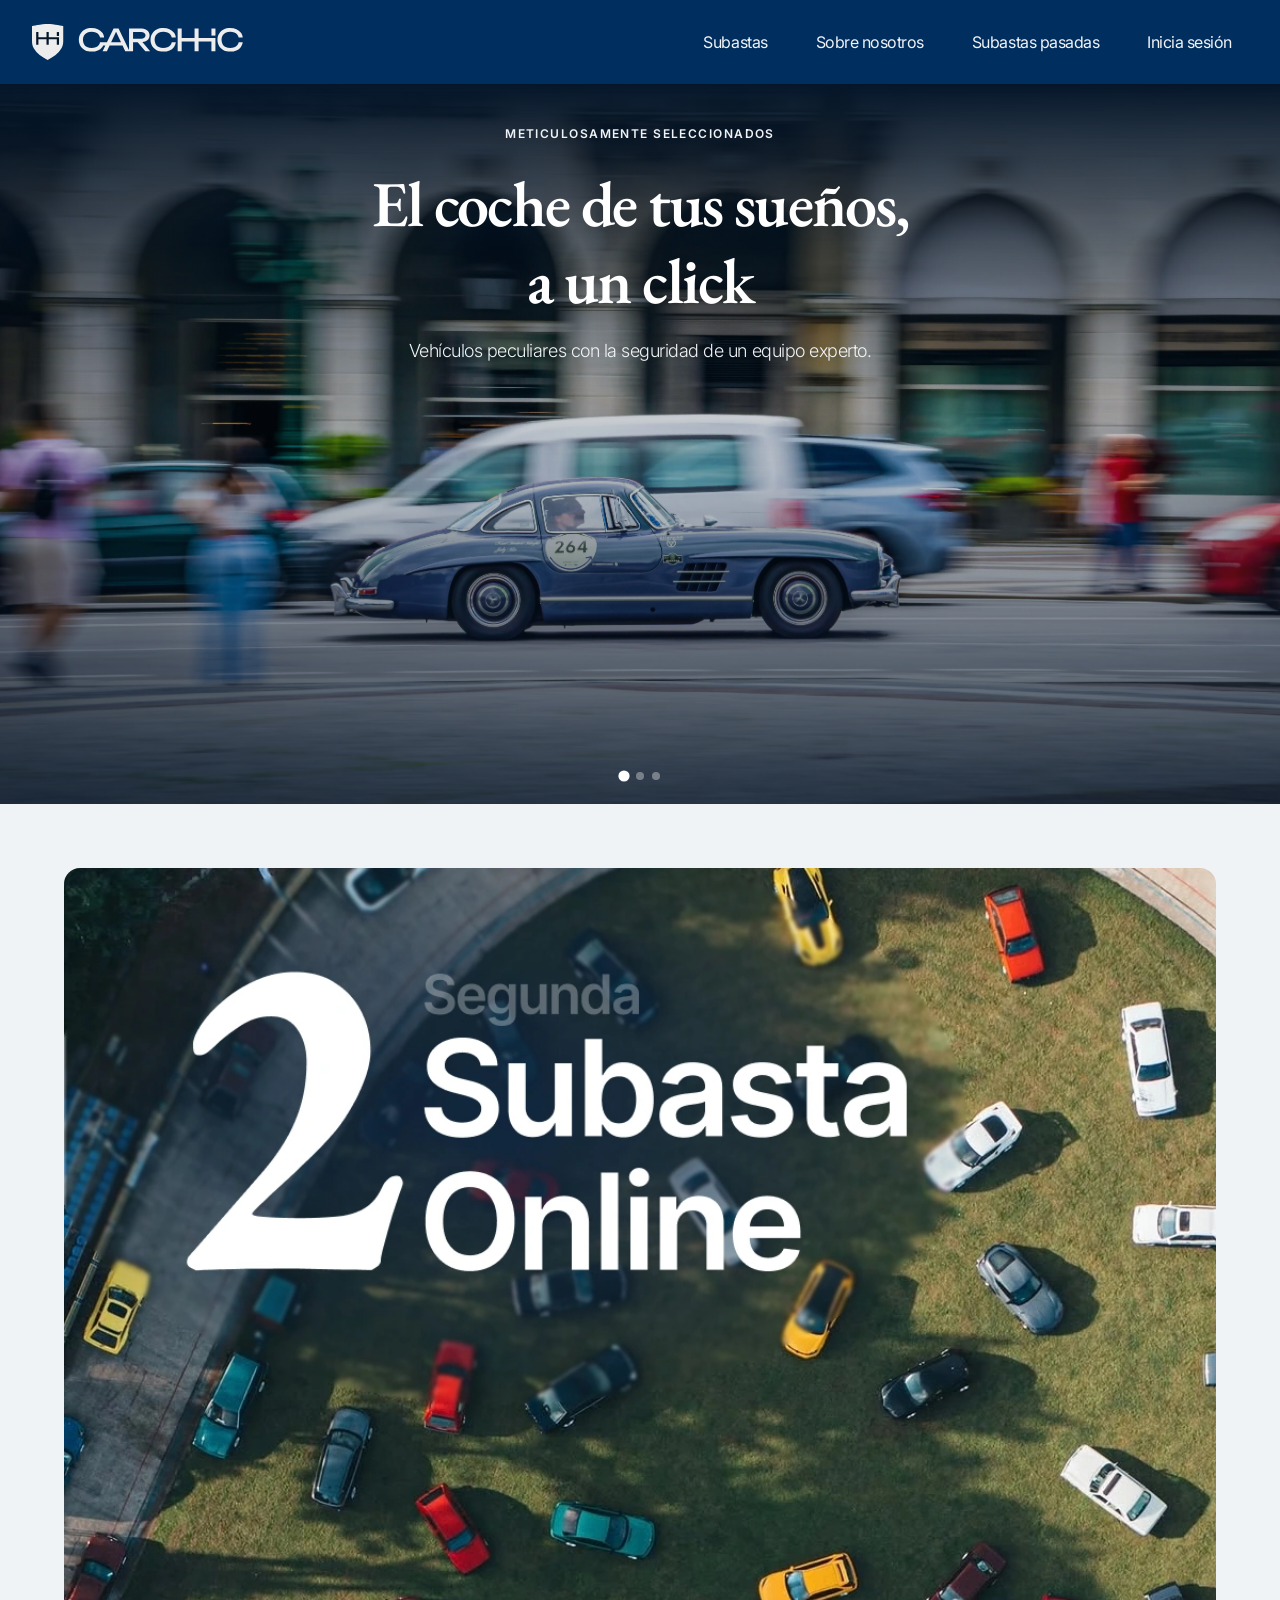
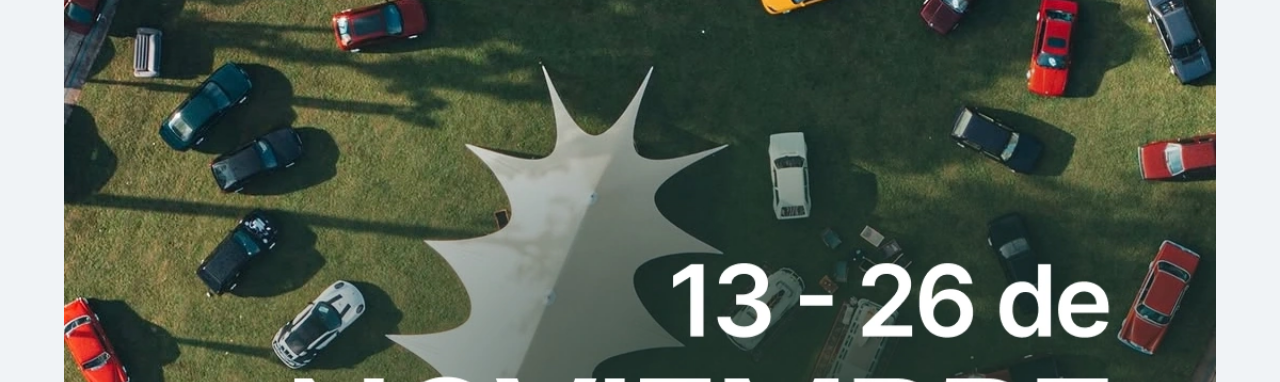
<file: index.html>
<!DOCTYPE html>
<html lang="es">
<head>
  <meta charset="UTF-8">
  <meta name="viewport" content="width=device-width, initial-scale=1.0">
  <title>Carchic — Subastas de Vehículos</title>
  <meta name="description" content="Plataforma de subastas de vehículos peculiares.">
  <link rel="icon" href="img/favicon-dark.ico" media="(prefers-color-scheme: light)">
  <link rel="icon" href="img/favicon-light.ico" media="(prefers-color-scheme: dark)">

  <!-- BidJS Config -->
  <script>
    window.bidjs = {
      config: {
        clientId: 'carchic',
        region: 'eu-central-1',
        server: 'brighton',
        googleMapsApiKey: ''
      },
      options: {
        allowTitleChange: true,
        allowMetaDescriptionChange: true,
        disableBranding: true
      }
    }
  </script>

  <!-- BidJS CSS (incluye Bootstrap 3) — síncrono para garantizar el orden de cascada -->
  <link rel="stylesheet" href="https://static.bidjs.com/5/bootstrap3/css/bidjs--full.min.css">

  <!-- BidJS JS -->
  <script defer src="https://static.bidjs.com/5/bootstrap3/js/bidjs.min.js"></script>

  <!-- CSS propio — siempre después de BidJS para que nuestros overrides ganen -->
  <link rel="stylesheet" href="css/reset.css">
  <link rel="stylesheet" href="css/styles.css">
</head>
<body>

  <div class="menu-carchic-desktop">
  <a class="logo-carchic" href="index.html">
    <svg viewBox="0 0 1259 215" fill="none" xmlns="http://www.w3.org/2000/svg"><path d="M858.88 108.853C857.668 119.92 853.728 129.724 847.06 138.265C840.513 146.685 831.905 153.241 821.237 157.933C810.568 162.624 798.384 164.97 784.684 164.97C769.409 164.97 756.013 162.023 744.495 156.128C732.978 150.234 724.007 142.054 717.581 131.588C711.156 121.003 707.943 108.733 707.943 94.7786C707.943 80.8246 711.156 68.6148 717.581 58.1493C724.007 47.5634 732.978 39.3233 744.495 33.429C756.013 27.5346 769.409 24.5874 784.684 24.5874C798.384 24.5874 810.568 26.9331 821.237 31.6246C831.905 36.316 840.513 42.872 847.06 51.2925C853.728 59.7131 857.668 69.517 858.88 80.7043H834.694C833.36 73.4867 830.45 67.2916 825.965 62.1189C821.6 56.9463 815.902 52.9766 808.871 50.2099C801.839 47.3229 793.716 45.8793 784.503 45.8793C773.834 45.8793 764.56 47.8642 756.679 51.8339C748.92 55.8035 742.919 61.4573 738.676 68.7952C734.433 76.1331 732.311 84.7942 732.311 94.7786C732.311 104.763 734.433 113.424 738.676 120.762C742.919 128.1 748.92 133.754 756.679 137.723C764.56 141.693 773.834 143.678 784.503 143.678C793.716 143.678 801.839 142.294 808.871 139.528C815.902 136.761 821.6 132.791 825.965 127.619C830.45 122.326 833.36 116.071 834.694 108.853H858.88Z" fill="#EDEDED"/><path d="M1258.54 108.853C1257.33 119.92 1253.39 129.724 1246.72 138.265C1240.18 146.685 1231.57 153.241 1220.9 157.933C1210.23 162.624 1198.05 164.97 1184.35 164.97C1169.07 164.97 1155.68 162.023 1144.16 156.128C1132.64 150.234 1123.67 142.054 1117.24 131.588C1110.82 121.003 1107.61 108.733 1107.61 94.7786C1107.61 80.8246 1110.82 68.6148 1117.24 58.1493C1123.67 47.5634 1132.64 39.3233 1144.16 33.429C1155.68 27.5346 1169.07 24.5874 1184.35 24.5874C1198.05 24.5874 1210.23 26.9331 1220.9 31.6246C1231.57 36.316 1240.18 42.872 1246.72 51.2925C1253.39 59.7131 1257.33 69.517 1258.54 80.7043H1234.36C1233.02 73.4867 1230.11 67.2916 1225.63 62.1189C1221.26 56.9463 1215.56 52.9766 1208.53 50.2099C1201.5 47.3229 1193.38 45.8793 1184.17 45.8793C1173.5 45.8793 1164.22 47.8642 1156.34 51.8339C1148.58 55.8035 1142.58 61.4573 1138.34 68.7952C1134.1 76.1331 1131.97 84.7942 1131.97 94.7786C1131.97 104.763 1134.1 113.424 1138.34 120.762C1142.58 128.1 1148.58 133.754 1156.34 137.723C1164.22 141.693 1173.5 143.678 1184.17 143.678C1193.38 143.678 1201.5 142.294 1208.53 139.528C1215.56 136.761 1221.26 132.791 1225.63 127.619C1230.11 122.326 1233.02 116.071 1234.36 108.853H1258.54Z" fill="#EDEDED"/><path d="M985.422 83.7717L1095.67 83.6093L1095.47 162.617H1071.55L1071.6 104.727H985.422V83.7717Z" fill="#EDEDED"/><path d="M1071.67 27.1917H1095.67V69.2165H1071.67V27.1917Z" fill="#EDEDED"/><path fill-rule="evenodd" clip-rule="evenodd" d="M631.052 108.312H603.617V162.444H582.559H579.612H556.918L540.689 127.971H463.491L447.262 162.444H421.621L438.297 127.971H425.33C423.583 131.585 421.442 135.016 418.906 138.265C412.359 146.685 403.751 153.241 393.083 157.933C382.414 162.624 370.23 164.97 356.53 164.97C341.255 164.97 327.859 162.023 316.341 156.128C304.824 150.234 295.853 142.054 289.427 131.588C283.002 121.003 279.789 108.733 279.789 94.7786C279.789 80.8245 283.002 68.6148 289.427 58.1493C295.853 47.5634 304.824 39.3233 316.341 33.429C327.859 27.5346 341.255 24.5874 356.53 24.5874C370.23 24.5874 382.414 26.9331 393.083 31.6246C403.751 36.316 412.359 42.872 418.906 51.2925C425.574 59.7131 429.514 69.517 430.726 80.7043H406.54C405.206 73.4867 402.297 67.2915 397.811 62.1189C393.446 56.9463 387.748 52.9766 380.717 50.2099C373.685 47.3229 365.562 45.8793 356.349 45.8793C345.68 45.8793 336.406 47.8642 328.525 51.8339C320.766 55.8035 314.765 61.4573 310.522 68.7952C306.279 76.1331 304.157 84.7942 304.157 94.7786C304.157 104.763 306.279 113.424 310.522 120.762C314.765 128.1 320.766 133.754 328.525 137.723C336.406 141.693 345.68 143.678 356.349 143.678C365.562 143.678 373.685 142.294 380.717 139.528C387.748 136.761 393.446 132.791 397.811 127.619C402.297 122.326 405.206 116.071 406.54 108.853H430.726H447.545L487.087 27.1136H517.093L579.612 156.352V27.1136H653.99C663.567 27.1136 671.933 28.8578 679.085 32.3463C686.359 35.7145 691.997 40.4661 695.998 46.6011C700.12 52.6158 702.181 59.7131 702.181 67.893C702.181 75.8324 700.12 82.8695 695.998 89.0045C691.997 95.0192 686.359 99.7708 679.085 103.259C673.253 106.006 666.615 107.632 659.171 108.139L705.636 162.444H676.903L631.052 108.312ZM531.688 108.853L502.09 45.9853L472.492 108.853H531.688ZM670.72 82.6891C666.113 86.2979 659.809 88.1023 651.808 88.1023H603.617V47.6837H651.808C659.809 47.6837 666.113 49.4881 670.72 53.0969C675.448 56.5854 677.812 61.5175 677.812 67.893C677.812 74.1483 675.448 79.0803 670.72 82.6891Z" fill="#EDEDED"/><path d="M869.993 27.1136H893.997V83.7717H970.922V27.1136H994.927V162.444H970.922V104.703H893.997V162.444H869.993V27.1136Z" fill="#EDEDED"/><path d="M0 12.0893C0 12.0893 56.5388 0 93.2648 0C129.991 0 186.53 12.0893 186.53 12.0893V100.982C186.53 116.154 183.946 131.465 176.107 144.455C156.675 176.658 128.97 195.414 93.2648 215C57.5595 195.414 29.8546 176.658 10.4226 144.455C2.58408 131.465 0 116.154 0 100.982V12.0893Z" fill="#EDEDED"/><path d="M94.5685 79.5761L161.479 79.4858L161.365 123.371H148.07L148.101 91.2158H94.5685V79.5761Z" fill="#051629"/><path d="M148.137 48.1484H161.479V71.4913H148.137V48.1484Z" fill="#051629"/><path d="M25 48.105H38.3427V79.5761H86.6597V48.105H100.003V123.275H86.6597V91.2023H38.3427V123.275H25V48.105Z" fill="#051629"/></svg>
  </a>
  <button class="carchic-menu-toggle" aria-label="Abrir menú">
    <span></span>
    <span></span>
    <span></span>
  </button>
  <div class="menu-links-carchic">
    <a href="index.html" class="menu-link-carchic">Subastas</a>
    <a href="about.html" class="menu-link-carchic">Sobre nosotros</a>
    <a href="index.html#!/auctionsArchived" class="menu-link-carchic">Subastas pasadas</a>
    <a href="index.html#!/highBids" class="menu-link-carchic x-bidlogix--authenticated-show hidden">Mis pujas ganadas</a>
    <a href="index.html#!/login" class="menu-link-carchic x-bidlogix--authenticated-hide">Inicia sesión</a>
    <a href="index.html#!/account" class="menu-link-carchic carchic-user-nav-link x-bidlogix--authenticated-show hidden">
      <svg width="16" height="16" viewBox="0 0 16 16" fill="none" xmlns="http://www.w3.org/2000/svg" aria-hidden="true"><circle cx="8" cy="5.5" r="2.5" fill="currentColor"/><path d="M2.5 14.5c0-3.038 2.462-5.5 5.5-5.5s5.5 2.462 5.5 5.5" stroke="currentColor" stroke-width="1.5" stroke-linecap="round" fill="none"/></svg>
      <span class="x-bidlogix--templated-user"></span>
    </a>
  </div>
  </div>

  <!-- Hero carousel — visible en la página principal -->
  <section class="carchic-hero-carousel">
    <div class="carchic-carousel-track-wrapper">
      <div class="carchic-carousel-track">
        <div class="carchic-carousel-slide">
          <img src="img/hero3.webp" alt="Vehículo en subasta">
        </div>
        <div class="carchic-carousel-slide">
          <img src="img/hero2.webp" alt="Vehículo en subasta">
        </div>
        <div class="carchic-carousel-slide">
          <img src="img/hero1.webp" alt="Vehículo en subasta">
        </div>
      </div>
      <div class="carchic-carousel-content">
        <p class="carchic-label-caps">Meticulosamente seleccionados</p>
        <h1 class="carchic-carousel-title">El coche de tus sueños,<br>a un click</h1>
        <p class="carchic-carousel-subtitle">Vehículos peculiares con la seguridad de un equipo experto.</p>
      </div>
      <div class="carchic-carousel-dots">
        <button class="carchic-carousel-dot is-active" aria-label="Slide 1"></button>
        <button class="carchic-carousel-dot" aria-label="Slide 2"></button>
        <button class="carchic-carousel-dot" aria-label="Slide 3"></button>
      </div>
    </div>

    <!-- Banner de próxima subasta — dentro del hero para mostrarse solo en inicio -->
    <picture class="carchic-auction-banner">
      <source media="(max-width: 768px)" srcset="img/banner-subasta2-mobile.webp" width="1080" height="1350">
      <img src="img/banner-subasta2-desktop.webp" width="2400" height="750" loading="lazy" alt="Segunda subasta online de vehículos peculiares: del 13 al 26 de noviembre">
    </picture>
    <div class="carchic-auction-banner-text">
      <p class="carchic-auction-banner-lead">Muy pronto, más información. <span><a href="index.html#!/account">Regístrate</a> para estar preparado</span></p>
      <p class="carchic-auction-banner-note">La lista oficial se publicará por orden de lote</p>
    </div>
  </section>

  <!-- Hero de login — visible solo en #!/login, controlado por JS -->
  <div id="carchic-login-hero" class="carchic-login-hero" hidden>
    <div class="carchic-login-hero-inner">
      <p class="carchic-label-caps">Tu próximo vehículo te espera</p>
      <h1 class="carchic-login-hero-title">Entra y encuentra<br>el coche de tus sueños</h1>
    </div>
  </div>

  <!-- Modal de BidJS (obligatorio) -->
  <div class="bidlogix-app bidjs-app padding-widget-carchic">
    <div id="bidlogix-modal"></div>
  </div>


  <!-- Aviso de registro — visible solo en #!/login y #!/register, controlado por JS.
       Temporal: los emails de confirmación de BidJS llegan a spam. -->
  <section id="carchic-register-notice" class="container carchic-register-notice" hidden>
    <p class="carchic-label-caps">Importante antes de registrarte</p>
    <h2 class="carchic-register-notice-title">Crea tu cuenta en 3 pasos</h2>
    <ol class="carchic-register-steps">
      <li class="carchic-register-step">
        
        <div class="carchic-register-step-header">
          <svg viewBox="0 0 256 256" fill="currentColor" aria-hidden="true"><path d="M208,32H48A16,16,0,0,0,32,48V208a16,16,0,0,0,16,16H208a16,16,0,0,0,16-16V48A16,16,0,0,0,208,32Zm-16,72h16v48H192Zm16-16H192V48h16ZM48,48H176V208H48ZM208,208H192V168h16v40Zm-56.25-42a39.76,39.76,0,0,0-17.19-23.34,32,32,0,1,0-45.12,0A39.84,39.84,0,0,0,72.25,166a8,8,0,0,0,15.5,4c2.64-10.25,13.06-18,24.25-18s21.62,7.73,24.25,18a8,8,0,1,0,15.5-4ZM96,120a16,16,0,1,1,16,16A16,16,0,0,1,96,120Z"/></svg>
          <div>
            <span class="carchic-register-step-number">Paso 1</span>
            <p class="carchic-register-step-title">Rellena tus datos</p>
          </div>
        </div>
        <p class="carchic-register-step-text">Pulsa «Create Account» y completa el formulario de registro.</p>
      </li>
      <li class="carchic-register-step is-highlighted">
        <div class="carchic-register-step-header">
          <svg viewBox="0 0 256 256" fill="currentColor" aria-hidden="true"><path d="M104,152a8,8,0,0,1-8,8H56a8,8,0,0,1,0-16H96A8,8,0,0,1,104,152Zm136-36v60a16,16,0,0,1-16,16H136v32a8,8,0,0,1-16,0V192H32a16,16,0,0,1-16-16V116A60.07,60.07,0,0,1,76,56h76V24a8,8,0,0,1,8-8h32a8,8,0,0,1,0,16H168V56h12A60.07,60.07,0,0,1,240,116ZM120,176V116a44,44,0,0,0-88,0v60Zm104-60a44.05,44.05,0,0,0-44-44H168v72a8,8,0,0,1-16,0V72H116.75A59.86,59.86,0,0,1,136,116v60h88Z"/></svg>
          <div>
            <span class="carchic-register-step-number">Paso 2</span>
            <p class="carchic-register-step-title">Revisa la carpeta de spam</p>
          </div>
        </div>
        <p class="carchic-register-step-text">Te enviaremos un email para confirmar tu cuenta. Si no lo ves en unos minutos, búscalo en <strong>spam o correo no deseado</strong>.</p>
      </li>
      <li class="carchic-register-step">
        <div class="carchic-register-step-header">
          <svg viewBox="0 0 256 256" fill="currentColor" aria-hidden="true"><path d="M240,104H229.2L201.42,41.5A16,16,0,0,0,186.8,32H69.2a16,16,0,0,0-14.62,9.5L26.8,104H16a8,8,0,0,0,0,16h8v80a16,16,0,0,0,16,16H64a16,16,0,0,0,16-16V184h96v16a16,16,0,0,0,16,16h24a16,16,0,0,0,16-16V120h8a8,8,0,0,0,0-16ZM69.2,48H186.8l24.89,56H44.31ZM64,200H40V184H64Zm128,0V184h24v16Zm24-32H40V120H216ZM56,144a8,8,0,0,1,8-8H80a8,8,0,0,1,0,16H64A8,8,0,0,1,56,144Zm112,0a8,8,0,0,1,8-8h16a8,8,0,0,1,0,16H176A8,8,0,0,1,168,144Z"/></svg>
          <div>
            <span class="carchic-register-step-number">Paso 3</span>
            <p class="carchic-register-step-title">Confirma y empieza a pujar</p>
          </div>
        </div>
        <p class="carchic-register-step-text">Pulsa el enlace del email, inicia sesión y encuentra tu próximo coche.</p>
      </li>
    </ol>
  </section>

    <!-- Contenedor principal de BidJS (obligatorio) -->
  <div class="container bidlogix-app">
    <div id="bidjs" class="bidjs-app"></div>
  </div>

  <footer class="carchic-footer">
    <div class="carchic-footer-inner">
      <div class="carchic-footer-brand">
        <a href="index.html">
        <svg viewBox="0 0 1259 215" fill="none" xmlns="http://www.w3.org/2000/svg"><path d="M858.88 108.853C857.668 119.92 853.728 129.724 847.06 138.265C840.513 146.685 831.905 153.241 821.237 157.933C810.568 162.624 798.384 164.97 784.684 164.97C769.409 164.97 756.013 162.023 744.495 156.128C732.978 150.234 724.007 142.054 717.581 131.588C711.156 121.003 707.943 108.733 707.943 94.7786C707.943 80.8246 711.156 68.6148 717.581 58.1493C724.007 47.5634 732.978 39.3233 744.495 33.429C756.013 27.5346 769.409 24.5874 784.684 24.5874C798.384 24.5874 810.568 26.9331 821.237 31.6246C831.905 36.316 840.513 42.872 847.06 51.2925C853.728 59.7131 857.668 69.517 858.88 80.7043H834.694C833.36 73.4867 830.45 67.2916 825.965 62.1189C821.6 56.9463 815.902 52.9766 808.871 50.2099C801.839 47.3229 793.716 45.8793 784.503 45.8793C773.834 45.8793 764.56 47.8642 756.679 51.8339C748.92 55.8035 742.919 61.4573 738.676 68.7952C734.433 76.1331 732.311 84.7942 732.311 94.7786C732.311 104.763 734.433 113.424 738.676 120.762C742.919 128.1 748.92 133.754 756.679 137.723C764.56 141.693 773.834 143.678 784.503 143.678C793.716 143.678 801.839 142.294 808.871 139.528C815.902 136.761 821.6 132.791 825.965 127.619C830.45 122.326 833.36 116.071 834.694 108.853H858.88Z" fill="#EDEDED"/><path d="M1258.54 108.853C1257.33 119.92 1253.39 129.724 1246.72 138.265C1240.18 146.685 1231.57 153.241 1220.9 157.933C1210.23 162.624 1198.05 164.97 1184.35 164.97C1169.07 164.97 1155.68 162.023 1144.16 156.128C1132.64 150.234 1123.67 142.054 1117.24 131.588C1110.82 121.003 1107.61 108.733 1107.61 94.7786C1107.61 80.8246 1110.82 68.6148 1117.24 58.1493C1123.67 47.5634 1132.64 39.3233 1144.16 33.429C1155.68 27.5346 1169.07 24.5874 1184.35 24.5874C1198.05 24.5874 1210.23 26.9331 1220.9 31.6246C1231.57 36.316 1240.18 42.872 1246.72 51.2925C1253.39 59.7131 1257.33 69.517 1258.54 80.7043H1234.36C1233.02 73.4867 1230.11 67.2916 1225.63 62.1189C1221.26 56.9463 1215.56 52.9766 1208.53 50.2099C1201.5 47.3229 1193.38 45.8793 1184.17 45.8793C1173.5 45.8793 1164.22 47.8642 1156.34 51.8339C1148.58 55.8035 1142.58 61.4573 1138.34 68.7952C1134.1 76.1331 1131.97 84.7942 1131.97 94.7786C1131.97 104.763 1134.1 113.424 1138.34 120.762C1142.58 128.1 1148.58 133.754 1156.34 137.723C1164.22 141.693 1173.5 143.678 1184.17 143.678C1193.38 143.678 1201.5 142.294 1208.53 139.528C1215.56 136.761 1221.26 132.791 1225.63 127.619C1230.11 122.326 1233.02 116.071 1234.36 108.853H1258.54Z" fill="#EDEDED"/><path d="M985.422 83.7717L1095.67 83.6093L1095.47 162.617H1071.55L1071.6 104.727H985.422V83.7717Z" fill="#EDEDED"/><path d="M1071.67 27.1917H1095.67V69.2165H1071.67V27.1917Z" fill="#EDEDED"/><path fill-rule="evenodd" clip-rule="evenodd" d="M631.052 108.312H603.617V162.444H582.559H579.612H556.918L540.689 127.971H463.491L447.262 162.444H421.621L438.297 127.971H425.33C423.583 131.585 421.442 135.016 418.906 138.265C412.359 146.685 403.751 153.241 393.083 157.933C382.414 162.624 370.23 164.97 356.53 164.97C341.255 164.97 327.859 162.023 316.341 156.128C304.824 150.234 295.853 142.054 289.427 131.588C283.002 121.003 279.789 108.733 279.789 94.7786C279.789 80.8245 283.002 68.6148 289.427 58.1493C295.853 47.5634 304.824 39.3233 316.341 33.429C327.859 27.5346 341.255 24.5874 356.53 24.5874C370.23 24.5874 382.414 26.9331 393.083 31.6246C403.751 36.316 412.359 42.872 418.906 51.2925C425.574 59.7131 429.514 69.517 430.726 80.7043H406.54C405.206 73.4867 402.297 67.2915 397.811 62.1189C393.446 56.9463 387.748 52.9766 380.717 50.2099C373.685 47.3229 365.562 45.8793 356.349 45.8793C345.68 45.8793 336.406 47.8642 328.525 51.8339C320.766 55.8035 314.765 61.4573 310.522 68.7952C306.279 76.1331 304.157 84.7942 304.157 94.7786C304.157 104.763 306.279 113.424 310.522 120.762C314.765 128.1 320.766 133.754 328.525 137.723C336.406 141.693 345.68 143.678 356.349 143.678C365.562 143.678 373.685 142.294 380.717 139.528C387.748 136.761 393.446 132.791 397.811 127.619C402.297 122.326 405.206 116.071 406.54 108.853H430.726H447.545L487.087 27.1136H517.093L579.612 156.352V27.1136H653.99C663.567 27.1136 671.933 28.8578 679.085 32.3463C686.359 35.7145 691.997 40.4661 695.998 46.6011C700.12 52.6158 702.181 59.7131 702.181 67.893C702.181 75.8324 700.12 82.8695 695.998 89.0045C691.997 95.0192 686.359 99.7708 679.085 103.259C673.253 106.006 666.615 107.632 659.171 108.139L705.636 162.444H676.903L631.052 108.312ZM531.688 108.853L502.09 45.9853L472.492 108.853H531.688ZM670.72 82.6891C666.113 86.2979 659.809 88.1023 651.808 88.1023H603.617V47.6837H651.808C659.809 47.6837 666.113 49.4881 670.72 53.0969C675.448 56.5854 677.812 61.5175 677.812 67.893C677.812 74.1483 675.448 79.0803 670.72 82.6891Z" fill="#EDEDED"/><path d="M869.993 27.1136H893.997V83.7717H970.922V27.1136H994.927V162.444H970.922V104.703H893.997V162.444H869.993V27.1136Z" fill="#EDEDED"/><path d="M0 12.0893C0 12.0893 56.5388 0 93.2648 0C129.991 0 186.53 12.0893 186.53 12.0893V100.982C186.53 116.154 183.946 131.465 176.107 144.455C156.675 176.658 128.97 195.414 93.2648 215C57.5595 195.414 29.8546 176.658 10.4226 144.455C2.58408 131.465 0 116.154 0 100.982V12.0893Z" fill="#EDEDED"/><path d="M94.5685 79.5761L161.479 79.4858L161.365 123.371H148.07L148.101 91.2158H94.5685V79.5761Z" fill="#051629"/><path d="M148.137 48.1484H161.479V71.4913H148.137V48.1484Z" fill="#051629"/><path d="M25 48.105H38.3427V79.5761H86.6597V48.105H100.003V123.275H86.6597V91.2023H38.3427V123.275H25V48.105Z" fill="#051629"/></svg>
        </a>
        <p>Subastas online de vehículos singulares.</p>
      </div>
      <div class="carchic-footer-cols">
        <div class="carchic-footer-col">
          <p class="carchic-footer-heading">Páginas</p>
          <a href="index.html">Subastas</a>
          <a href="about.html">Sobre nosotros</a>
          <a href="contact.html">Contacto</a>
        </div>
        <div class="carchic-footer-col">
          <p class="carchic-footer-heading">Legal</p>
          <a href="terms.html">Términos y condiciones</a>
          <a href="terms.html#privacidad">Política de privacidad</a>
        </div>
        <div class="carchic-footer-col">
          <p class="carchic-footer-heading">Síguenos</p>
          <a href="https://www.instagram.com/carchic.es/" target="_blank" rel="noopener">Instagram</a>
        </div>
      </div>
    </div>
    <div class="carchic-footer-bottom">
      <span>© 2026 Carchic. Todos los derechos reservados.</span>
    </div>
  </footer>

  <!-- JS propio -->
  <script src="js/main.js"></script>

</body>
</html>
</file>
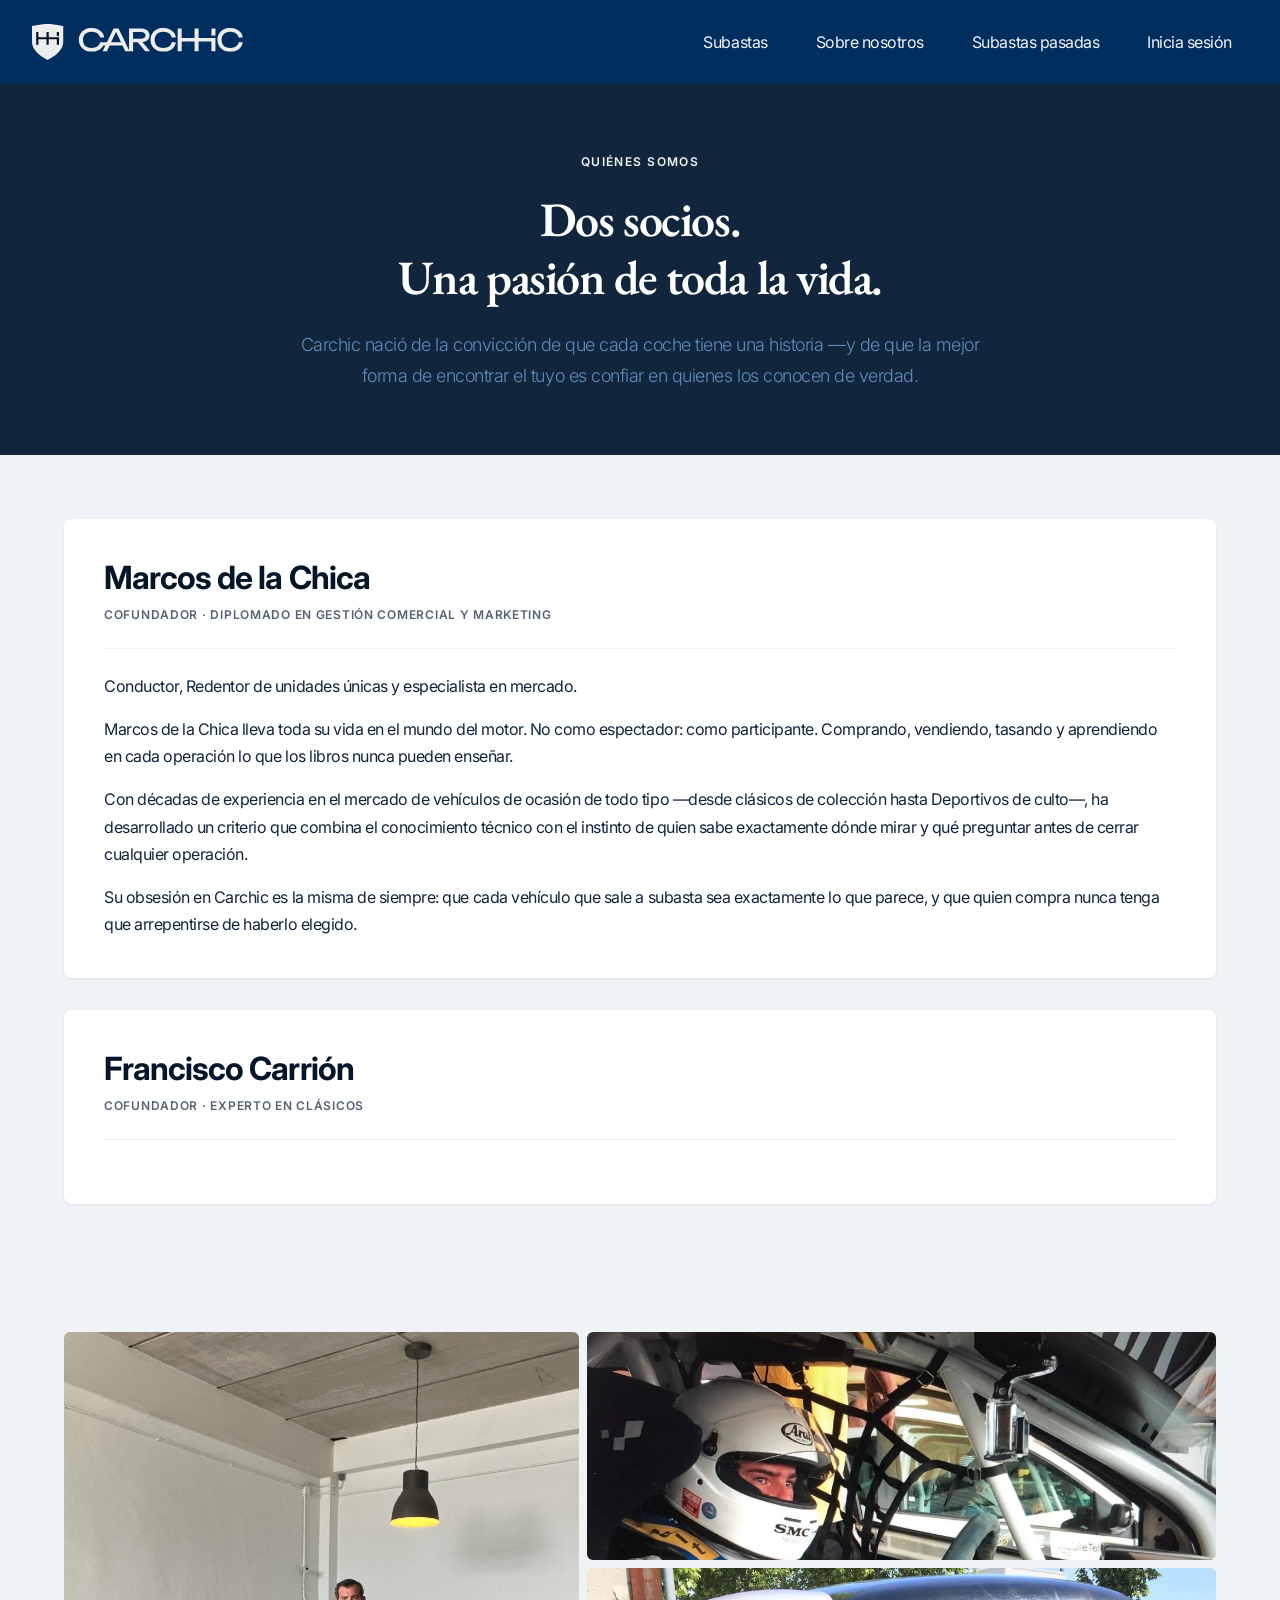
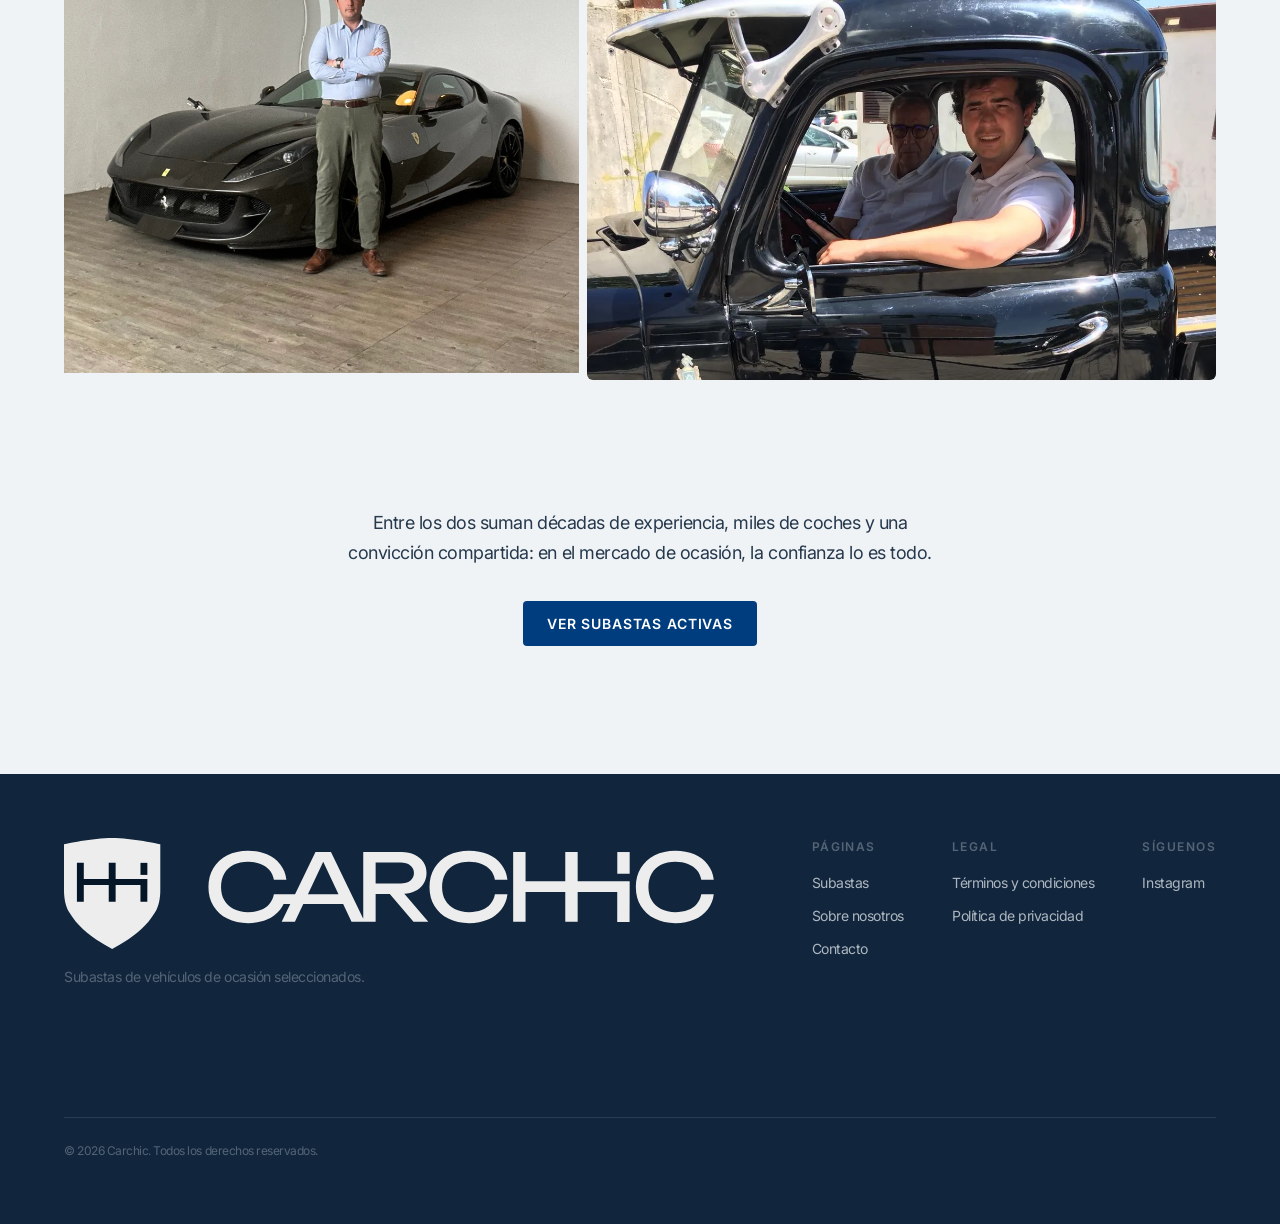
<file: about.html>
<!DOCTYPE html>
<html lang="es">
<head>
  <meta charset="UTF-8">
  <meta name="viewport" content="width=device-width, initial-scale=1.0">
  <title>Sobre nosotros — Carchic</title>
  <meta name="description" content="Conoce Carchic, la plataforma de subastas online de vehículos de ocasión. Transparencia, confianza y los mejores precios.">
  <link rel="icon" href="img/favicon-dark.ico" media="(prefers-color-scheme: light)">
  <link rel="icon" href="img/favicon-light.ico" media="(prefers-color-scheme: dark)">

  <!-- CSS de BidJS (incluye Bootstrap 3) -->
  <link rel="stylesheet" href="https://static.bidjs.com/5/bootstrap3/css/bidjs--full.min.css">

  <!-- CSS propio -->
  <link rel="stylesheet" href="css/reset.css">
  <link rel="stylesheet" href="css/styles.css">
</head>
<body>

  <div class="menu-carchic-desktop">
  <a class="logo-carchic" href="index.html">
    <svg viewBox="0 0 1259 215" fill="none" xmlns="http://www.w3.org/2000/svg"><path d="M858.88 108.853C857.668 119.92 853.728 129.724 847.06 138.265C840.513 146.685 831.905 153.241 821.237 157.933C810.568 162.624 798.384 164.97 784.684 164.97C769.409 164.97 756.013 162.023 744.495 156.128C732.978 150.234 724.007 142.054 717.581 131.588C711.156 121.003 707.943 108.733 707.943 94.7786C707.943 80.8246 711.156 68.6148 717.581 58.1493C724.007 47.5634 732.978 39.3233 744.495 33.429C756.013 27.5346 769.409 24.5874 784.684 24.5874C798.384 24.5874 810.568 26.9331 821.237 31.6246C831.905 36.316 840.513 42.872 847.06 51.2925C853.728 59.7131 857.668 69.517 858.88 80.7043H834.694C833.36 73.4867 830.45 67.2916 825.965 62.1189C821.6 56.9463 815.902 52.9766 808.871 50.2099C801.839 47.3229 793.716 45.8793 784.503 45.8793C773.834 45.8793 764.56 47.8642 756.679 51.8339C748.92 55.8035 742.919 61.4573 738.676 68.7952C734.433 76.1331 732.311 84.7942 732.311 94.7786C732.311 104.763 734.433 113.424 738.676 120.762C742.919 128.1 748.92 133.754 756.679 137.723C764.56 141.693 773.834 143.678 784.503 143.678C793.716 143.678 801.839 142.294 808.871 139.528C815.902 136.761 821.6 132.791 825.965 127.619C830.45 122.326 833.36 116.071 834.694 108.853H858.88Z" fill="#EDEDED"/><path d="M1258.54 108.853C1257.33 119.92 1253.39 129.724 1246.72 138.265C1240.18 146.685 1231.57 153.241 1220.9 157.933C1210.23 162.624 1198.05 164.97 1184.35 164.97C1169.07 164.97 1155.68 162.023 1144.16 156.128C1132.64 150.234 1123.67 142.054 1117.24 131.588C1110.82 121.003 1107.61 108.733 1107.61 94.7786C1107.61 80.8246 1110.82 68.6148 1117.24 58.1493C1123.67 47.5634 1132.64 39.3233 1144.16 33.429C1155.68 27.5346 1169.07 24.5874 1184.35 24.5874C1198.05 24.5874 1210.23 26.9331 1220.9 31.6246C1231.57 36.316 1240.18 42.872 1246.72 51.2925C1253.39 59.7131 1257.33 69.517 1258.54 80.7043H1234.36C1233.02 73.4867 1230.11 67.2916 1225.63 62.1189C1221.26 56.9463 1215.56 52.9766 1208.53 50.2099C1201.5 47.3229 1193.38 45.8793 1184.17 45.8793C1173.5 45.8793 1164.22 47.8642 1156.34 51.8339C1148.58 55.8035 1142.58 61.4573 1138.34 68.7952C1134.1 76.1331 1131.97 84.7942 1131.97 94.7786C1131.97 104.763 1134.1 113.424 1138.34 120.762C1142.58 128.1 1148.58 133.754 1156.34 137.723C1164.22 141.693 1173.5 143.678 1184.17 143.678C1193.38 143.678 1201.5 142.294 1208.53 139.528C1215.56 136.761 1221.26 132.791 1225.63 127.619C1230.11 122.326 1233.02 116.071 1234.36 108.853H1258.54Z" fill="#EDEDED"/><path d="M985.422 83.7717L1095.67 83.6093L1095.47 162.617H1071.55L1071.6 104.727H985.422V83.7717Z" fill="#EDEDED"/><path d="M1071.67 27.1917H1095.67V69.2165H1071.67V27.1917Z" fill="#EDEDED"/><path fill-rule="evenodd" clip-rule="evenodd" d="M631.052 108.312H603.617V162.444H582.559H579.612H556.918L540.689 127.971H463.491L447.262 162.444H421.621L438.297 127.971H425.33C423.583 131.585 421.442 135.016 418.906 138.265C412.359 146.685 403.751 153.241 393.083 157.933C382.414 162.624 370.23 164.97 356.53 164.97C341.255 164.97 327.859 162.023 316.341 156.128C304.824 150.234 295.853 142.054 289.427 131.588C283.002 121.003 279.789 108.733 279.789 94.7786C279.789 80.8245 283.002 68.6148 289.427 58.1493C295.853 47.5634 304.824 39.3233 316.341 33.429C327.859 27.5346 341.255 24.5874 356.53 24.5874C370.23 24.5874 382.414 26.9331 393.083 31.6246C403.751 36.316 412.359 42.872 418.906 51.2925C425.574 59.7131 429.514 69.517 430.726 80.7043H406.54C405.206 73.4867 402.297 67.2915 397.811 62.1189C393.446 56.9463 387.748 52.9766 380.717 50.2099C373.685 47.3229 365.562 45.8793 356.349 45.8793C345.68 45.8793 336.406 47.8642 328.525 51.8339C320.766 55.8035 314.765 61.4573 310.522 68.7952C306.279 76.1331 304.157 84.7942 304.157 94.7786C304.157 104.763 306.279 113.424 310.522 120.762C314.765 128.1 320.766 133.754 328.525 137.723C336.406 141.693 345.68 143.678 356.349 143.678C365.562 143.678 373.685 142.294 380.717 139.528C387.748 136.761 393.446 132.791 397.811 127.619C402.297 122.326 405.206 116.071 406.54 108.853H430.726H447.545L487.087 27.1136H517.093L579.612 156.352V27.1136H653.99C663.567 27.1136 671.933 28.8578 679.085 32.3463C686.359 35.7145 691.997 40.4661 695.998 46.6011C700.12 52.6158 702.181 59.7131 702.181 67.893C702.181 75.8324 700.12 82.8695 695.998 89.0045C691.997 95.0192 686.359 99.7708 679.085 103.259C673.253 106.006 666.615 107.632 659.171 108.139L705.636 162.444H676.903L631.052 108.312ZM531.688 108.853L502.09 45.9853L472.492 108.853H531.688ZM670.72 82.6891C666.113 86.2979 659.809 88.1023 651.808 88.1023H603.617V47.6837H651.808C659.809 47.6837 666.113 49.4881 670.72 53.0969C675.448 56.5854 677.812 61.5175 677.812 67.893C677.812 74.1483 675.448 79.0803 670.72 82.6891Z" fill="#EDEDED"/><path d="M869.993 27.1136H893.997V83.7717H970.922V27.1136H994.927V162.444H970.922V104.703H893.997V162.444H869.993V27.1136Z" fill="#EDEDED"/><path d="M0 12.0893C0 12.0893 56.5388 0 93.2648 0C129.991 0 186.53 12.0893 186.53 12.0893V100.982C186.53 116.154 183.946 131.465 176.107 144.455C156.675 176.658 128.97 195.414 93.2648 215C57.5595 195.414 29.8546 176.658 10.4226 144.455C2.58408 131.465 0 116.154 0 100.982V12.0893Z" fill="#EDEDED"/><path d="M94.5685 79.5761L161.479 79.4858L161.365 123.371H148.07L148.101 91.2158H94.5685V79.5761Z" fill="#051629"/><path d="M148.137 48.1484H161.479V71.4913H148.137V48.1484Z" fill="#051629"/><path d="M25 48.105H38.3427V79.5761H86.6597V48.105H100.003V123.275H86.6597V91.2023H38.3427V123.275H25V48.105Z" fill="#051629"/></svg>
  </a>
  <button class="carchic-menu-toggle" aria-label="Abrir menú">
    <span></span>
    <span></span>
    <span></span>
  </button>
  <div class="menu-links-carchic">
    <a href="index.html" class="menu-link-carchic">Subastas</a>
    <a href="about.html" class="menu-link-carchic">Sobre nosotros</a>
    <a href="index.html#!/auctionsArchived" class="menu-link-carchic">Subastas pasadas</a>
    <a href="index.html#!/highBids" class="menu-link-carchic x-bidlogix--authenticated-show hidden">Mis pujas ganadas</a>
    <a href="index.html#!/login" class="menu-link-carchic x-bidlogix--authenticated-hide">Inicia sesión</a>
    <a href="index.html#!/account" class="menu-link-carchic carchic-user-nav-link x-bidlogix--authenticated-show hidden">
      <svg width="16" height="16" viewBox="0 0 16 16" fill="none" xmlns="http://www.w3.org/2000/svg" aria-hidden="true"><circle cx="8" cy="5.5" r="2.5" fill="currentColor"/><path d="M2.5 14.5c0-3.038 2.462-5.5 5.5-5.5s5.5 2.462 5.5 5.5" stroke="currentColor" stroke-width="1.5" stroke-linecap="round" fill="none"/></svg>
      <span class="x-bidlogix--templated-user"></span>
    </a>
  </div>
  </div>

  <!-- Hero -->
  <section class="carchic-about-hero">
    <div class="carchic-about-hero-inner">
      <span class="carchic-label-caps carchic-animate">Quiénes somos</span>
      <h1 class="carchic-about-hero-title carchic-animate carchic-animate--d1">Dos socios.<br>Una pasión de toda la vida.</h1>
      <p class="carchic-about-hero-subtitle carchic-animate carchic-animate--d2">Carchic nació de la convicción de que cada coche tiene una historia —y de que la mejor forma de encontrar el tuyo es confiar en quienes los conocen de verdad.</p>
    </div>
  </section>

  <!-- Fundadores -->
  <section class="carchic-about-founders">
    <div class="container">
      <div class="carchic-founder-grid">

        <div class="carchic-founder-card carchic-animate">
          <div class="carchic-founder-card__header">
            <h2 class="carchic-founder-card__name">Marcos de la Chica</h2>
            <p class="carchic-founder-card__role">Cofundador &middot; Diplomado en Gestión comercial y Marketing</p>
          </div>
          <div class="carchic-founder-card__bio">
            <p>Conductor, Redentor de unidades únicas y especialista en mercado.</p>
            <p>Marcos de la Chica lleva toda su vida en el mundo del motor. No como espectador: como participante. Comprando, vendiendo, tasando y aprendiendo en cada operación lo que los libros nunca pueden enseñar.</p>
            <p>Con décadas de experiencia en el mercado de vehículos de ocasión de todo tipo —desde clásicos de colección hasta Deportivos de culto—, ha desarrollado un criterio que combina el conocimiento técnico con el instinto de quien sabe exactamente dónde mirar y qué preguntar antes de cerrar cualquier operación.</p>
            <p>Su obsesión en Carchic es la misma de siempre: que cada vehículo que sale a subasta sea exactamente lo que parece, y que quien compra nunca tenga que arrepentirse de haberlo elegido.</p>
          </div>
        </div>

        <div class="carchic-founder-card carchic-animate carchic-animate--d1">
          <div class="carchic-founder-card__header">
            <h2 class="carchic-founder-card__name">Francisco Carrión</h2>
            <p class="carchic-founder-card__role">Cofundador &middot; Experto en clásicos</p>
          </div>
          <div class="carchic-founder-card__bio hidden">
            <p>Francisco nació en Ciudad Real en 1988, en una familia con el automóvil grabado en el alma desde generaciones. Con siete años vivió una de las mayores emociones de su vida: sus padres llegaron a casa con un Peugeot 201 de 1931 destartalado. Lloró. No de pena.</p>
            <p>Licenciado en Derecho y Periodismo, ha dedicado su carrera a escribir sobre coches que a la mayoría les parecen anticuados y a él le parecen eternos. Es redactor de <em>Motor Clásico</em> —la revista decana de la prensa automovilística española, a la que se hizo adicto con diez años comprando un especial de Hispano Suiza— y colabora en publicaciones de referencia como escuderia.com y prewarcar.com, además de en varias revistas especializadas del Reino Unido.</p>
            <p>Más allá de las palabras, Francisco ha conducido, restaurado y tasado decenas de vehículos clásicos. En Carchic aporta lo que ninguna base de datos puede sustituir: el ojo clínico de quien lleva décadas enamorado del objeto.</p>
          </div>
        </div>

      </div>


    </div>
  </section>

  <!-- Galería bento -->
  <section class="carchic-about-gallery">
    <div class="container">
      <div class="carchic-bento">
        <div class="carchic-bento__main carchic-animate carchic-animate--blur">
          <img src="img/mdc4.webp" alt="Selección de vehículos Carchic" loading="lazy">
        </div>
        <div class="carchic-bento__stack">
          <div class="carchic-bento__item carchic-animate carchic-animate--blur carchic-animate--d1">
            <img src="img/mdc8.webp" alt="Detalle de vehículo Carchic" loading="lazy">
          </div>
          <div class="carchic-bento__item carchic-animate carchic-animate--blur carchic-animate--d2">
            <img src="img/mdc7.webp" alt="Detalle de vehículo Carchic" loading="lazy">
          </div>
        </div>
      </div>
    </div>
  </section>

  <section class="carchic-about-founders">
    <div class="container">
      <div class="carchic-about-cta carchic-animate">
        <p class="carchic-about-cta-text">Entre los dos suman décadas de experiencia, miles de coches y una convicción compartida: en el mercado de ocasión, la confianza lo es todo.</p>
        <a href="index.html" class="btn-carchic-primary">Ver subastas activas</a>
      </div>
    </div>
  </section>

  <footer class="carchic-footer">
    <div class="carchic-footer-inner">
      <div class="carchic-footer-brand">
        <a href="index.html">
        <svg viewBox="0 0 1259 215" fill="none" xmlns="http://www.w3.org/2000/svg"><path d="M858.88 108.853C857.668 119.92 853.728 129.724 847.06 138.265C840.513 146.685 831.905 153.241 821.237 157.933C810.568 162.624 798.384 164.97 784.684 164.97C769.409 164.97 756.013 162.023 744.495 156.128C732.978 150.234 724.007 142.054 717.581 131.588C711.156 121.003 707.943 108.733 707.943 94.7786C707.943 80.8246 711.156 68.6148 717.581 58.1493C724.007 47.5634 732.978 39.3233 744.495 33.429C756.013 27.5346 769.409 24.5874 784.684 24.5874C798.384 24.5874 810.568 26.9331 821.237 31.6246C831.905 36.316 840.513 42.872 847.06 51.2925C853.728 59.7131 857.668 69.517 858.88 80.7043H834.694C833.36 73.4867 830.45 67.2916 825.965 62.1189C821.6 56.9463 815.902 52.9766 808.871 50.2099C801.839 47.3229 793.716 45.8793 784.503 45.8793C773.834 45.8793 764.56 47.8642 756.679 51.8339C748.92 55.8035 742.919 61.4573 738.676 68.7952C734.433 76.1331 732.311 84.7942 732.311 94.7786C732.311 104.763 734.433 113.424 738.676 120.762C742.919 128.1 748.92 133.754 756.679 137.723C764.56 141.693 773.834 143.678 784.503 143.678C793.716 143.678 801.839 142.294 808.871 139.528C815.902 136.761 821.6 132.791 825.965 127.619C830.45 122.326 833.36 116.071 834.694 108.853H858.88Z" fill="#EDEDED"/><path d="M1258.54 108.853C1257.33 119.92 1253.39 129.724 1246.72 138.265C1240.18 146.685 1231.57 153.241 1220.9 157.933C1210.23 162.624 1198.05 164.97 1184.35 164.97C1169.07 164.97 1155.68 162.023 1144.16 156.128C1132.64 150.234 1123.67 142.054 1117.24 131.588C1110.82 121.003 1107.61 108.733 1107.61 94.7786C1107.61 80.8246 1110.82 68.6148 1117.24 58.1493C1123.67 47.5634 1132.64 39.3233 1144.16 33.429C1155.68 27.5346 1169.07 24.5874 1184.35 24.5874C1198.05 24.5874 1210.23 26.9331 1220.9 31.6246C1231.57 36.316 1240.18 42.872 1246.72 51.2925C1253.39 59.7131 1257.33 69.517 1258.54 80.7043H1234.36C1233.02 73.4867 1230.11 67.2916 1225.63 62.1189C1221.26 56.9463 1215.56 52.9766 1208.53 50.2099C1201.5 47.3229 1193.38 45.8793 1184.17 45.8793C1173.5 45.8793 1164.22 47.8642 1156.34 51.8339C1148.58 55.8035 1142.58 61.4573 1138.34 68.7952C1134.1 76.1331 1131.97 84.7942 1131.97 94.7786C1131.97 104.763 1134.1 113.424 1138.34 120.762C1142.58 128.1 1148.58 133.754 1156.34 137.723C1164.22 141.693 1173.5 143.678 1184.17 143.678C1193.38 143.678 1201.5 142.294 1208.53 139.528C1215.56 136.761 1221.26 132.791 1225.63 127.619C1230.11 122.326 1233.02 116.071 1234.36 108.853H1258.54Z" fill="#EDEDED"/><path d="M985.422 83.7717L1095.67 83.6093L1095.47 162.617H1071.55L1071.6 104.727H985.422V83.7717Z" fill="#EDEDED"/><path d="M1071.67 27.1917H1095.67V69.2165H1071.67V27.1917Z" fill="#EDEDED"/><path fill-rule="evenodd" clip-rule="evenodd" d="M631.052 108.312H603.617V162.444H582.559H579.612H556.918L540.689 127.971H463.491L447.262 162.444H421.621L438.297 127.971H425.33C423.583 131.585 421.442 135.016 418.906 138.265C412.359 146.685 403.751 153.241 393.083 157.933C382.414 162.624 370.23 164.97 356.53 164.97C341.255 164.97 327.859 162.023 316.341 156.128C304.824 150.234 295.853 142.054 289.427 131.588C283.002 121.003 279.789 108.733 279.789 94.7786C279.789 80.8245 283.002 68.6148 289.427 58.1493C295.853 47.5634 304.824 39.3233 316.341 33.429C327.859 27.5346 341.255 24.5874 356.53 24.5874C370.23 24.5874 382.414 26.9331 393.083 31.6246C403.751 36.316 412.359 42.872 418.906 51.2925C425.574 59.7131 429.514 69.517 430.726 80.7043H406.54C405.206 73.4867 402.297 67.2915 397.811 62.1189C393.446 56.9463 387.748 52.9766 380.717 50.2099C373.685 47.3229 365.562 45.8793 356.349 45.8793C345.68 45.8793 336.406 47.8642 328.525 51.8339C320.766 55.8035 314.765 61.4573 310.522 68.7952C306.279 76.1331 304.157 84.7942 304.157 94.7786C304.157 104.763 306.279 113.424 310.522 120.762C314.765 128.1 320.766 133.754 328.525 137.723C336.406 141.693 345.68 143.678 356.349 143.678C365.562 143.678 373.685 142.294 380.717 139.528C387.748 136.761 393.446 132.791 397.811 127.619C402.297 122.326 405.206 116.071 406.54 108.853H430.726H447.545L487.087 27.1136H517.093L579.612 156.352V27.1136H653.99C663.567 27.1136 671.933 28.8578 679.085 32.3463C686.359 35.7145 691.997 40.4661 695.998 46.6011C700.12 52.6158 702.181 59.7131 702.181 67.893C702.181 75.8324 700.12 82.8695 695.998 89.0045C691.997 95.0192 686.359 99.7708 679.085 103.259C673.253 106.006 666.615 107.632 659.171 108.139L705.636 162.444H676.903L631.052 108.312ZM531.688 108.853L502.09 45.9853L472.492 108.853H531.688ZM670.72 82.6891C666.113 86.2979 659.809 88.1023 651.808 88.1023H603.617V47.6837H651.808C659.809 47.6837 666.113 49.4881 670.72 53.0969C675.448 56.5854 677.812 61.5175 677.812 67.893C677.812 74.1483 675.448 79.0803 670.72 82.6891Z" fill="#EDEDED"/><path d="M869.993 27.1136H893.997V83.7717H970.922V27.1136H994.927V162.444H970.922V104.703H893.997V162.444H869.993V27.1136Z" fill="#EDEDED"/><path d="M0 12.0893C0 12.0893 56.5388 0 93.2648 0C129.991 0 186.53 12.0893 186.53 12.0893V100.982C186.53 116.154 183.946 131.465 176.107 144.455C156.675 176.658 128.97 195.414 93.2648 215C57.5595 195.414 29.8546 176.658 10.4226 144.455C2.58408 131.465 0 116.154 0 100.982V12.0893Z" fill="#EDEDED"/><path d="M94.5685 79.5761L161.479 79.4858L161.365 123.371H148.07L148.101 91.2158H94.5685V79.5761Z" fill="#051629"/><path d="M148.137 48.1484H161.479V71.4913H148.137V48.1484Z" fill="#051629"/><path d="M25 48.105H38.3427V79.5761H86.6597V48.105H100.003V123.275H86.6597V91.2023H38.3427V123.275H25V48.105Z" fill="#051629"/></svg>
        </a>
        <p>Subastas de vehículos de ocasión seleccionados.</p>
      </div>
      <div class="carchic-footer-cols">
        <div class="carchic-footer-col">
          <p class="carchic-footer-heading">Páginas</p>
          <a href="index.html">Subastas</a>
          <a href="about.html">Sobre nosotros</a>
          <a href="contact.html">Contacto</a>
        </div>
        <div class="carchic-footer-col">
          <p class="carchic-footer-heading">Legal</p>
          <a href="terms.html">Términos y condiciones</a>
          <a href="terms.html#privacidad">Política de privacidad</a>
        </div>
        <div class="carchic-footer-col">
          <p class="carchic-footer-heading">Síguenos</p>
          <a href="https://www.instagram.com/carchic.es/" target="_blank" rel="noopener">Instagram</a>
        </div>
      </div>
    </div>
    <div class="carchic-footer-bottom">
      <span>© 2026 Carchic. Todos los derechos reservados.</span>
    </div>
  </footer>

  <div class="bidlogix-app bidjs-app">
    <div id="bidlogix-modal"></div>
  </div>
  <div class="bidlogix-app">
    <div id="bidjs" class="bidjs-app"></div>
  </div>

  <script>
    window.bidjs = {
      config: {
    clientId: 'carchic',
    region: 'eu-central-1',
    server: 'brighton',
      },
      modules: {
        auctionDetails: false,
        auctionsArchived: false,
        invoices: false,
        lotDetails: false,
        mySales: false,
        webcast: false,
        login: false,
        register: false
      },
      options: {
        defaultModule: 'empty',
        disableBranding: true
      }
    }
  </script>
  <script defer src="https://static.bidjs.com/5/bootstrap3/js/bidjs.min.js"></script>
  <script src="js/main.js"></script>
</body>
</html>
</file>
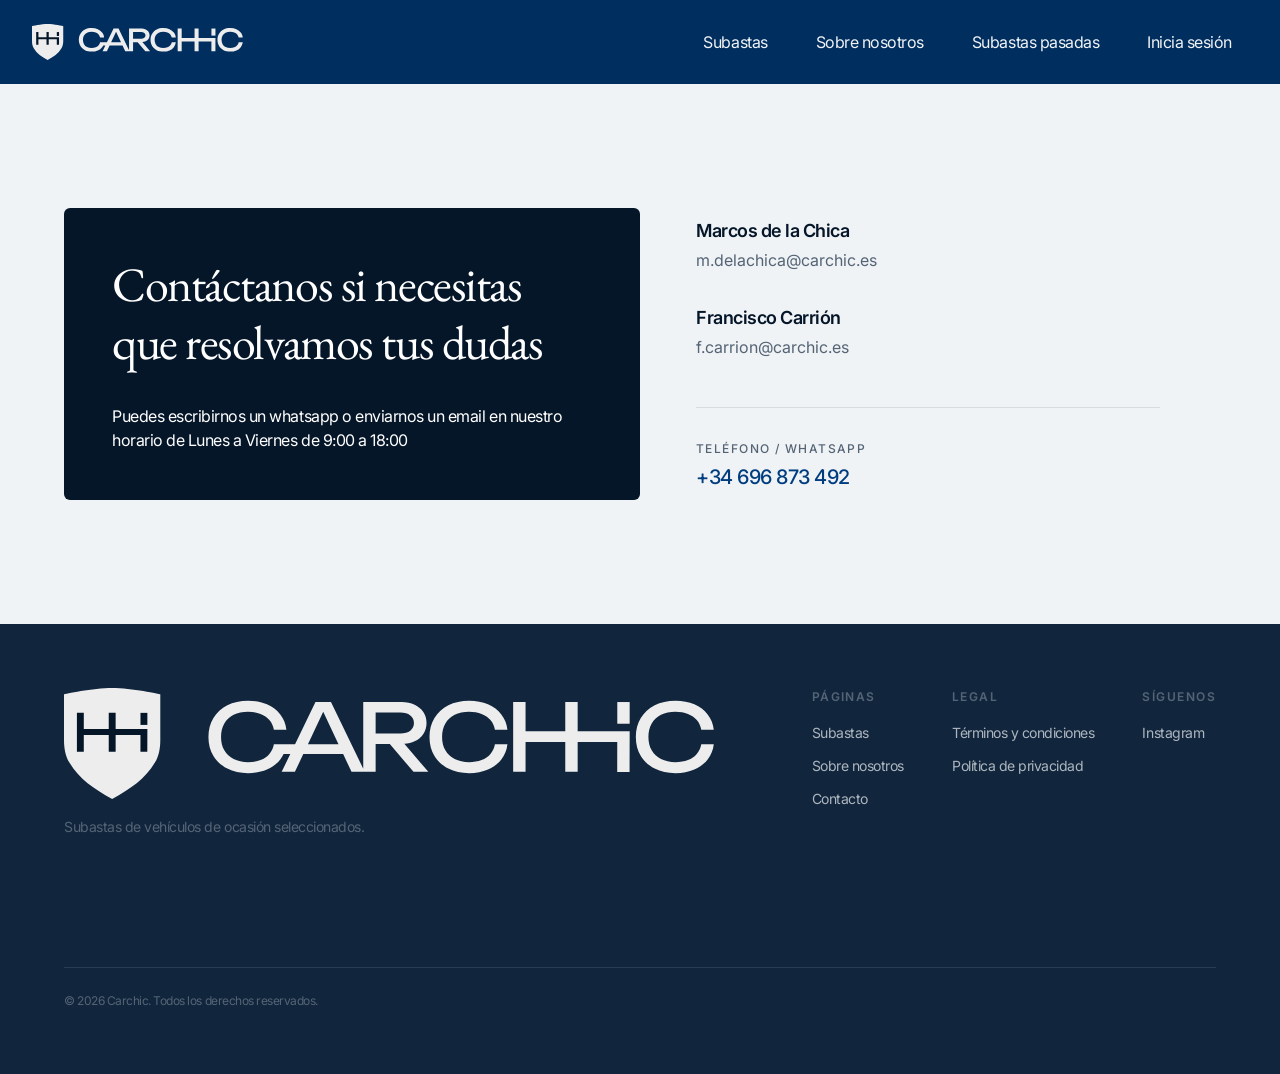
<file: contact.html>
<!DOCTYPE html>
<html lang="es">
<head>
  <meta charset="UTF-8">
  <meta name="viewport" content="width=device-width, initial-scale=1.0">
  <title>Contacto — Carchic</title>
  <meta name="description" content="Contacta con el equipo de Carchic. Estamos aquí para ayudarte con cualquier duda sobre nuestras subastas de vehículos.">
  <link rel="icon" href="img/favicon-dark.ico" media="(prefers-color-scheme: light)">
  <link rel="icon" href="img/favicon-light.ico" media="(prefers-color-scheme: dark)">

  <!-- CSS de BidJS (incluye Bootstrap 3) -->
  <link rel="stylesheet" href="https://static.bidjs.com/5/bootstrap3/css/bidjs--full.min.css">

  <!-- CSS propio -->
  <link rel="stylesheet" href="css/reset.css">
  <link rel="stylesheet" href="css/styles.css">
</head>
<body>

  <div class="menu-carchic-desktop">
  <a class="logo-carchic" href="index.html">
    <svg viewBox="0 0 1259 215" fill="none" xmlns="http://www.w3.org/2000/svg"><path d="M858.88 108.853C857.668 119.92 853.728 129.724 847.06 138.265C840.513 146.685 831.905 153.241 821.237 157.933C810.568 162.624 798.384 164.97 784.684 164.97C769.409 164.97 756.013 162.023 744.495 156.128C732.978 150.234 724.007 142.054 717.581 131.588C711.156 121.003 707.943 108.733 707.943 94.7786C707.943 80.8246 711.156 68.6148 717.581 58.1493C724.007 47.5634 732.978 39.3233 744.495 33.429C756.013 27.5346 769.409 24.5874 784.684 24.5874C798.384 24.5874 810.568 26.9331 821.237 31.6246C831.905 36.316 840.513 42.872 847.06 51.2925C853.728 59.7131 857.668 69.517 858.88 80.7043H834.694C833.36 73.4867 830.45 67.2916 825.965 62.1189C821.6 56.9463 815.902 52.9766 808.871 50.2099C801.839 47.3229 793.716 45.8793 784.503 45.8793C773.834 45.8793 764.56 47.8642 756.679 51.8339C748.92 55.8035 742.919 61.4573 738.676 68.7952C734.433 76.1331 732.311 84.7942 732.311 94.7786C732.311 104.763 734.433 113.424 738.676 120.762C742.919 128.1 748.92 133.754 756.679 137.723C764.56 141.693 773.834 143.678 784.503 143.678C793.716 143.678 801.839 142.294 808.871 139.528C815.902 136.761 821.6 132.791 825.965 127.619C830.45 122.326 833.36 116.071 834.694 108.853H858.88Z" fill="#EDEDED"/><path d="M1258.54 108.853C1257.33 119.92 1253.39 129.724 1246.72 138.265C1240.18 146.685 1231.57 153.241 1220.9 157.933C1210.23 162.624 1198.05 164.97 1184.35 164.97C1169.07 164.97 1155.68 162.023 1144.16 156.128C1132.64 150.234 1123.67 142.054 1117.24 131.588C1110.82 121.003 1107.61 108.733 1107.61 94.7786C1107.61 80.8246 1110.82 68.6148 1117.24 58.1493C1123.67 47.5634 1132.64 39.3233 1144.16 33.429C1155.68 27.5346 1169.07 24.5874 1184.35 24.5874C1198.05 24.5874 1210.23 26.9331 1220.9 31.6246C1231.57 36.316 1240.18 42.872 1246.72 51.2925C1253.39 59.7131 1257.33 69.517 1258.54 80.7043H1234.36C1233.02 73.4867 1230.11 67.2916 1225.63 62.1189C1221.26 56.9463 1215.56 52.9766 1208.53 50.2099C1201.5 47.3229 1193.38 45.8793 1184.17 45.8793C1173.5 45.8793 1164.22 47.8642 1156.34 51.8339C1148.58 55.8035 1142.58 61.4573 1138.34 68.7952C1134.1 76.1331 1131.97 84.7942 1131.97 94.7786C1131.97 104.763 1134.1 113.424 1138.34 120.762C1142.58 128.1 1148.58 133.754 1156.34 137.723C1164.22 141.693 1173.5 143.678 1184.17 143.678C1193.38 143.678 1201.5 142.294 1208.53 139.528C1215.56 136.761 1221.26 132.791 1225.63 127.619C1230.11 122.326 1233.02 116.071 1234.36 108.853H1258.54Z" fill="#EDEDED"/><path d="M985.422 83.7717L1095.67 83.6093L1095.47 162.617H1071.55L1071.6 104.727H985.422V83.7717Z" fill="#EDEDED"/><path d="M1071.67 27.1917H1095.67V69.2165H1071.67V27.1917Z" fill="#EDEDED"/><path fill-rule="evenodd" clip-rule="evenodd" d="M631.052 108.312H603.617V162.444H582.559H579.612H556.918L540.689 127.971H463.491L447.262 162.444H421.621L438.297 127.971H425.33C423.583 131.585 421.442 135.016 418.906 138.265C412.359 146.685 403.751 153.241 393.083 157.933C382.414 162.624 370.23 164.97 356.53 164.97C341.255 164.97 327.859 162.023 316.341 156.128C304.824 150.234 295.853 142.054 289.427 131.588C283.002 121.003 279.789 108.733 279.789 94.7786C279.789 80.8245 283.002 68.6148 289.427 58.1493C295.853 47.5634 304.824 39.3233 316.341 33.429C327.859 27.5346 341.255 24.5874 356.53 24.5874C370.23 24.5874 382.414 26.9331 393.083 31.6246C403.751 36.316 412.359 42.872 418.906 51.2925C425.574 59.7131 429.514 69.517 430.726 80.7043H406.54C405.206 73.4867 402.297 67.2915 397.811 62.1189C393.446 56.9463 387.748 52.9766 380.717 50.2099C373.685 47.3229 365.562 45.8793 356.349 45.8793C345.68 45.8793 336.406 47.8642 328.525 51.8339C320.766 55.8035 314.765 61.4573 310.522 68.7952C306.279 76.1331 304.157 84.7942 304.157 94.7786C304.157 104.763 306.279 113.424 310.522 120.762C314.765 128.1 320.766 133.754 328.525 137.723C336.406 141.693 345.68 143.678 356.349 143.678C365.562 143.678 373.685 142.294 380.717 139.528C387.748 136.761 393.446 132.791 397.811 127.619C402.297 122.326 405.206 116.071 406.54 108.853H430.726H447.545L487.087 27.1136H517.093L579.612 156.352V27.1136H653.99C663.567 27.1136 671.933 28.8578 679.085 32.3463C686.359 35.7145 691.997 40.4661 695.998 46.6011C700.12 52.6158 702.181 59.7131 702.181 67.893C702.181 75.8324 700.12 82.8695 695.998 89.0045C691.997 95.0192 686.359 99.7708 679.085 103.259C673.253 106.006 666.615 107.632 659.171 108.139L705.636 162.444H676.903L631.052 108.312ZM531.688 108.853L502.09 45.9853L472.492 108.853H531.688ZM670.72 82.6891C666.113 86.2979 659.809 88.1023 651.808 88.1023H603.617V47.6837H651.808C659.809 47.6837 666.113 49.4881 670.72 53.0969C675.448 56.5854 677.812 61.5175 677.812 67.893C677.812 74.1483 675.448 79.0803 670.72 82.6891Z" fill="#EDEDED"/><path d="M869.993 27.1136H893.997V83.7717H970.922V27.1136H994.927V162.444H970.922V104.703H893.997V162.444H869.993V27.1136Z" fill="#EDEDED"/><path d="M0 12.0893C0 12.0893 56.5388 0 93.2648 0C129.991 0 186.53 12.0893 186.53 12.0893V100.982C186.53 116.154 183.946 131.465 176.107 144.455C156.675 176.658 128.97 195.414 93.2648 215C57.5595 195.414 29.8546 176.658 10.4226 144.455C2.58408 131.465 0 116.154 0 100.982V12.0893Z" fill="#EDEDED"/><path d="M94.5685 79.5761L161.479 79.4858L161.365 123.371H148.07L148.101 91.2158H94.5685V79.5761Z" fill="#051629"/><path d="M148.137 48.1484H161.479V71.4913H148.137V48.1484Z" fill="#051629"/><path d="M25 48.105H38.3427V79.5761H86.6597V48.105H100.003V123.275H86.6597V91.2023H38.3427V123.275H25V48.105Z" fill="#051629"/></svg>
  </a>
  <button class="carchic-menu-toggle" aria-label="Abrir menú">
    <span></span>
    <span></span>
    <span></span>
  </button>
  <div class="menu-links-carchic">
    <a href="index.html" class="menu-link-carchic">Subastas</a>
    <a href="about.html" class="menu-link-carchic">Sobre nosotros</a>
    <a href="index.html#!/auctionsArchived" class="menu-link-carchic">Subastas pasadas</a>
    <a href="index.html#!/highBids" class="menu-link-carchic x-bidlogix--authenticated-show hidden">Mis pujas ganadas</a>
    <a href="index.html#!/login" class="menu-link-carchic x-bidlogix--authenticated-hide">Inicia sesión</a>
    <a href="index.html#!/account" class="menu-link-carchic carchic-user-nav-link x-bidlogix--authenticated-show hidden">
      <svg width="16" height="16" viewBox="0 0 16 16" fill="none" xmlns="http://www.w3.org/2000/svg" aria-hidden="true"><circle cx="8" cy="5.5" r="2.5" fill="currentColor"/><path d="M2.5 14.5c0-3.038 2.462-5.5 5.5-5.5s5.5 2.462 5.5 5.5" stroke="currentColor" stroke-width="1.5" stroke-linecap="round" fill="none"/></svg>
      <span class="x-bidlogix--templated-user"></span>
    </a>
  </div>
  </div>

  <!-- Bloque de contacto -->
  <section class="carchic-contact-block">

    <div class="carchic-contact-left">
      <h1 class="carchic-contact-title">Contáctanos si necesitas que resolvamos tus dudas</h1>
      <span class="carchic-contact-subtitle">Puedes escribirnos un whatsapp o enviarnos un email en nuestro horario de Lunes a Viernes de 9:00 a 18:00</span>
    </div>

    <div class="carchic-contact-right">
      <div class="carchic-contact-people">
        <div class="carchic-contact-person">
          <p class="carchic-contact-person__name">Marcos de la Chica</p>
          <a href="mailto:m.delachica@carchic.es" class="carchic-contact-person__phone">m.delachica@carchic.es</a>
        </div>
        <div class="carchic-contact-person">
          <p class="carchic-contact-person__name">Francisco Carrión</p>
          <a href="mailto:f.carrion@carchic.es" class="carchic-contact-person__phone">f.carrion@carchic.es</a>
        </div>
      </div>
      <div class="carchic-contact-email">
        <span class="carchic-contact-email__label">Teléfono / WhatsApp</span>
        <a href="tel:+34696873492" class="carchic-contact-email__address">+34 696 873 492</a>
      </div>
    </div>

  </section>

  <footer class="carchic-footer">
    <div class="carchic-footer-inner">
      <div class="carchic-footer-brand">
        <a href="index.html">
        <svg viewBox="0 0 1259 215" fill="none" xmlns="http://www.w3.org/2000/svg"><path d="M858.88 108.853C857.668 119.92 853.728 129.724 847.06 138.265C840.513 146.685 831.905 153.241 821.237 157.933C810.568 162.624 798.384 164.97 784.684 164.97C769.409 164.97 756.013 162.023 744.495 156.128C732.978 150.234 724.007 142.054 717.581 131.588C711.156 121.003 707.943 108.733 707.943 94.7786C707.943 80.8246 711.156 68.6148 717.581 58.1493C724.007 47.5634 732.978 39.3233 744.495 33.429C756.013 27.5346 769.409 24.5874 784.684 24.5874C798.384 24.5874 810.568 26.9331 821.237 31.6246C831.905 36.316 840.513 42.872 847.06 51.2925C853.728 59.7131 857.668 69.517 858.88 80.7043H834.694C833.36 73.4867 830.45 67.2916 825.965 62.1189C821.6 56.9463 815.902 52.9766 808.871 50.2099C801.839 47.3229 793.716 45.8793 784.503 45.8793C773.834 45.8793 764.56 47.8642 756.679 51.8339C748.92 55.8035 742.919 61.4573 738.676 68.7952C734.433 76.1331 732.311 84.7942 732.311 94.7786C732.311 104.763 734.433 113.424 738.676 120.762C742.919 128.1 748.92 133.754 756.679 137.723C764.56 141.693 773.834 143.678 784.503 143.678C793.716 143.678 801.839 142.294 808.871 139.528C815.902 136.761 821.6 132.791 825.965 127.619C830.45 122.326 833.36 116.071 834.694 108.853H858.88Z" fill="#EDEDED"/><path d="M1258.54 108.853C1257.33 119.92 1253.39 129.724 1246.72 138.265C1240.18 146.685 1231.57 153.241 1220.9 157.933C1210.23 162.624 1198.05 164.97 1184.35 164.97C1169.07 164.97 1155.68 162.023 1144.16 156.128C1132.64 150.234 1123.67 142.054 1117.24 131.588C1110.82 121.003 1107.61 108.733 1107.61 94.7786C1107.61 80.8246 1110.82 68.6148 1117.24 58.1493C1123.67 47.5634 1132.64 39.3233 1144.16 33.429C1155.68 27.5346 1169.07 24.5874 1184.35 24.5874C1198.05 24.5874 1210.23 26.9331 1220.9 31.6246C1231.57 36.316 1240.18 42.872 1246.72 51.2925C1253.39 59.7131 1257.33 69.517 1258.54 80.7043H1234.36C1233.02 73.4867 1230.11 67.2916 1225.63 62.1189C1221.26 56.9463 1215.56 52.9766 1208.53 50.2099C1201.5 47.3229 1193.38 45.8793 1184.17 45.8793C1173.5 45.8793 1164.22 47.8642 1156.34 51.8339C1148.58 55.8035 1142.58 61.4573 1138.34 68.7952C1134.1 76.1331 1131.97 84.7942 1131.97 94.7786C1131.97 104.763 1134.1 113.424 1138.34 120.762C1142.58 128.1 1148.58 133.754 1156.34 137.723C1164.22 141.693 1173.5 143.678 1184.17 143.678C1193.38 143.678 1201.5 142.294 1208.53 139.528C1215.56 136.761 1221.26 132.791 1225.63 127.619C1230.11 122.326 1233.02 116.071 1234.36 108.853H1258.54Z" fill="#EDEDED"/><path d="M985.422 83.7717L1095.67 83.6093L1095.47 162.617H1071.55L1071.6 104.727H985.422V83.7717Z" fill="#EDEDED"/><path d="M1071.67 27.1917H1095.67V69.2165H1071.67V27.1917Z" fill="#EDEDED"/><path fill-rule="evenodd" clip-rule="evenodd" d="M631.052 108.312H603.617V162.444H582.559H579.612H556.918L540.689 127.971H463.491L447.262 162.444H421.621L438.297 127.971H425.33C423.583 131.585 421.442 135.016 418.906 138.265C412.359 146.685 403.751 153.241 393.083 157.933C382.414 162.624 370.23 164.97 356.53 164.97C341.255 164.97 327.859 162.023 316.341 156.128C304.824 150.234 295.853 142.054 289.427 131.588C283.002 121.003 279.789 108.733 279.789 94.7786C279.789 80.8245 283.002 68.6148 289.427 58.1493C295.853 47.5634 304.824 39.3233 316.341 33.429C327.859 27.5346 341.255 24.5874 356.53 24.5874C370.23 24.5874 382.414 26.9331 393.083 31.6246C403.751 36.316 412.359 42.872 418.906 51.2925C425.574 59.7131 429.514 69.517 430.726 80.7043H406.54C405.206 73.4867 402.297 67.2915 397.811 62.1189C393.446 56.9463 387.748 52.9766 380.717 50.2099C373.685 47.3229 365.562 45.8793 356.349 45.8793C345.68 45.8793 336.406 47.8642 328.525 51.8339C320.766 55.8035 314.765 61.4573 310.522 68.7952C306.279 76.1331 304.157 84.7942 304.157 94.7786C304.157 104.763 306.279 113.424 310.522 120.762C314.765 128.1 320.766 133.754 328.525 137.723C336.406 141.693 345.68 143.678 356.349 143.678C365.562 143.678 373.685 142.294 380.717 139.528C387.748 136.761 393.446 132.791 397.811 127.619C402.297 122.326 405.206 116.071 406.54 108.853H430.726H447.545L487.087 27.1136H517.093L579.612 156.352V27.1136H653.99C663.567 27.1136 671.933 28.8578 679.085 32.3463C686.359 35.7145 691.997 40.4661 695.998 46.6011C700.12 52.6158 702.181 59.7131 702.181 67.893C702.181 75.8324 700.12 82.8695 695.998 89.0045C691.997 95.0192 686.359 99.7708 679.085 103.259C673.253 106.006 666.615 107.632 659.171 108.139L705.636 162.444H676.903L631.052 108.312ZM531.688 108.853L502.09 45.9853L472.492 108.853H531.688ZM670.72 82.6891C666.113 86.2979 659.809 88.1023 651.808 88.1023H603.617V47.6837H651.808C659.809 47.6837 666.113 49.4881 670.72 53.0969C675.448 56.5854 677.812 61.5175 677.812 67.893C677.812 74.1483 675.448 79.0803 670.72 82.6891Z" fill="#EDEDED"/><path d="M869.993 27.1136H893.997V83.7717H970.922V27.1136H994.927V162.444H970.922V104.703H893.997V162.444H869.993V27.1136Z" fill="#EDEDED"/><path d="M0 12.0893C0 12.0893 56.5388 0 93.2648 0C129.991 0 186.53 12.0893 186.53 12.0893V100.982C186.53 116.154 183.946 131.465 176.107 144.455C156.675 176.658 128.97 195.414 93.2648 215C57.5595 195.414 29.8546 176.658 10.4226 144.455C2.58408 131.465 0 116.154 0 100.982V12.0893Z" fill="#EDEDED"/><path d="M94.5685 79.5761L161.479 79.4858L161.365 123.371H148.07L148.101 91.2158H94.5685V79.5761Z" fill="#051629"/><path d="M148.137 48.1484H161.479V71.4913H148.137V48.1484Z" fill="#051629"/><path d="M25 48.105H38.3427V79.5761H86.6597V48.105H100.003V123.275H86.6597V91.2023H38.3427V123.275H25V48.105Z" fill="#051629"/></svg>
        </a>
        <p>Subastas de vehículos de ocasión seleccionados.</p>
      </div>
      <div class="carchic-footer-cols">
        <div class="carchic-footer-col">
          <p class="carchic-footer-heading">Páginas</p>
          <a href="index.html">Subastas</a>
          <a href="about.html">Sobre nosotros</a>
          <a href="contact.html">Contacto</a>
        </div>
        <div class="carchic-footer-col">
          <p class="carchic-footer-heading">Legal</p>
          <a href="terms.html">Términos y condiciones</a>
          <a href="terms.html#privacidad">Política de privacidad</a>
        </div>
        <div class="carchic-footer-col">
          <p class="carchic-footer-heading">Síguenos</p>
          <a href="https://www.instagram.com/carchic.es/" target="_blank" rel="noopener">Instagram</a>
        </div>
      </div>
    </div>
    <div class="carchic-footer-bottom">
      <span>© 2026 Carchic. Todos los derechos reservados.</span>
    </div>
  </footer>

  <div class="bidlogix-app bidjs-app">
    <div id="bidlogix-modal"></div>
  </div>
  <div class="bidlogix-app">
    <div id="bidjs" class="bidjs-app"></div>
  </div>

  <script>
    window.bidjs = {
      config: {
    clientId: 'carchic',
    region: 'eu-central-1',
    server: 'brighton',
      },
      modules: {
        auctionDetails: false,
        auctionsArchived: false,
        invoices: false,
        lotDetails: false,
        mySales: false,
        webcast: false,
        login: false,
        register: false
      },
      options: {
        defaultModule: 'empty',
        disableBranding: true
      }
    }
  </script>
  <script defer src="https://static.bidjs.com/5/bootstrap3/js/bidjs.min.js"></script>
  <script src="js/main.js"></script>
</body>
</html>
</file>
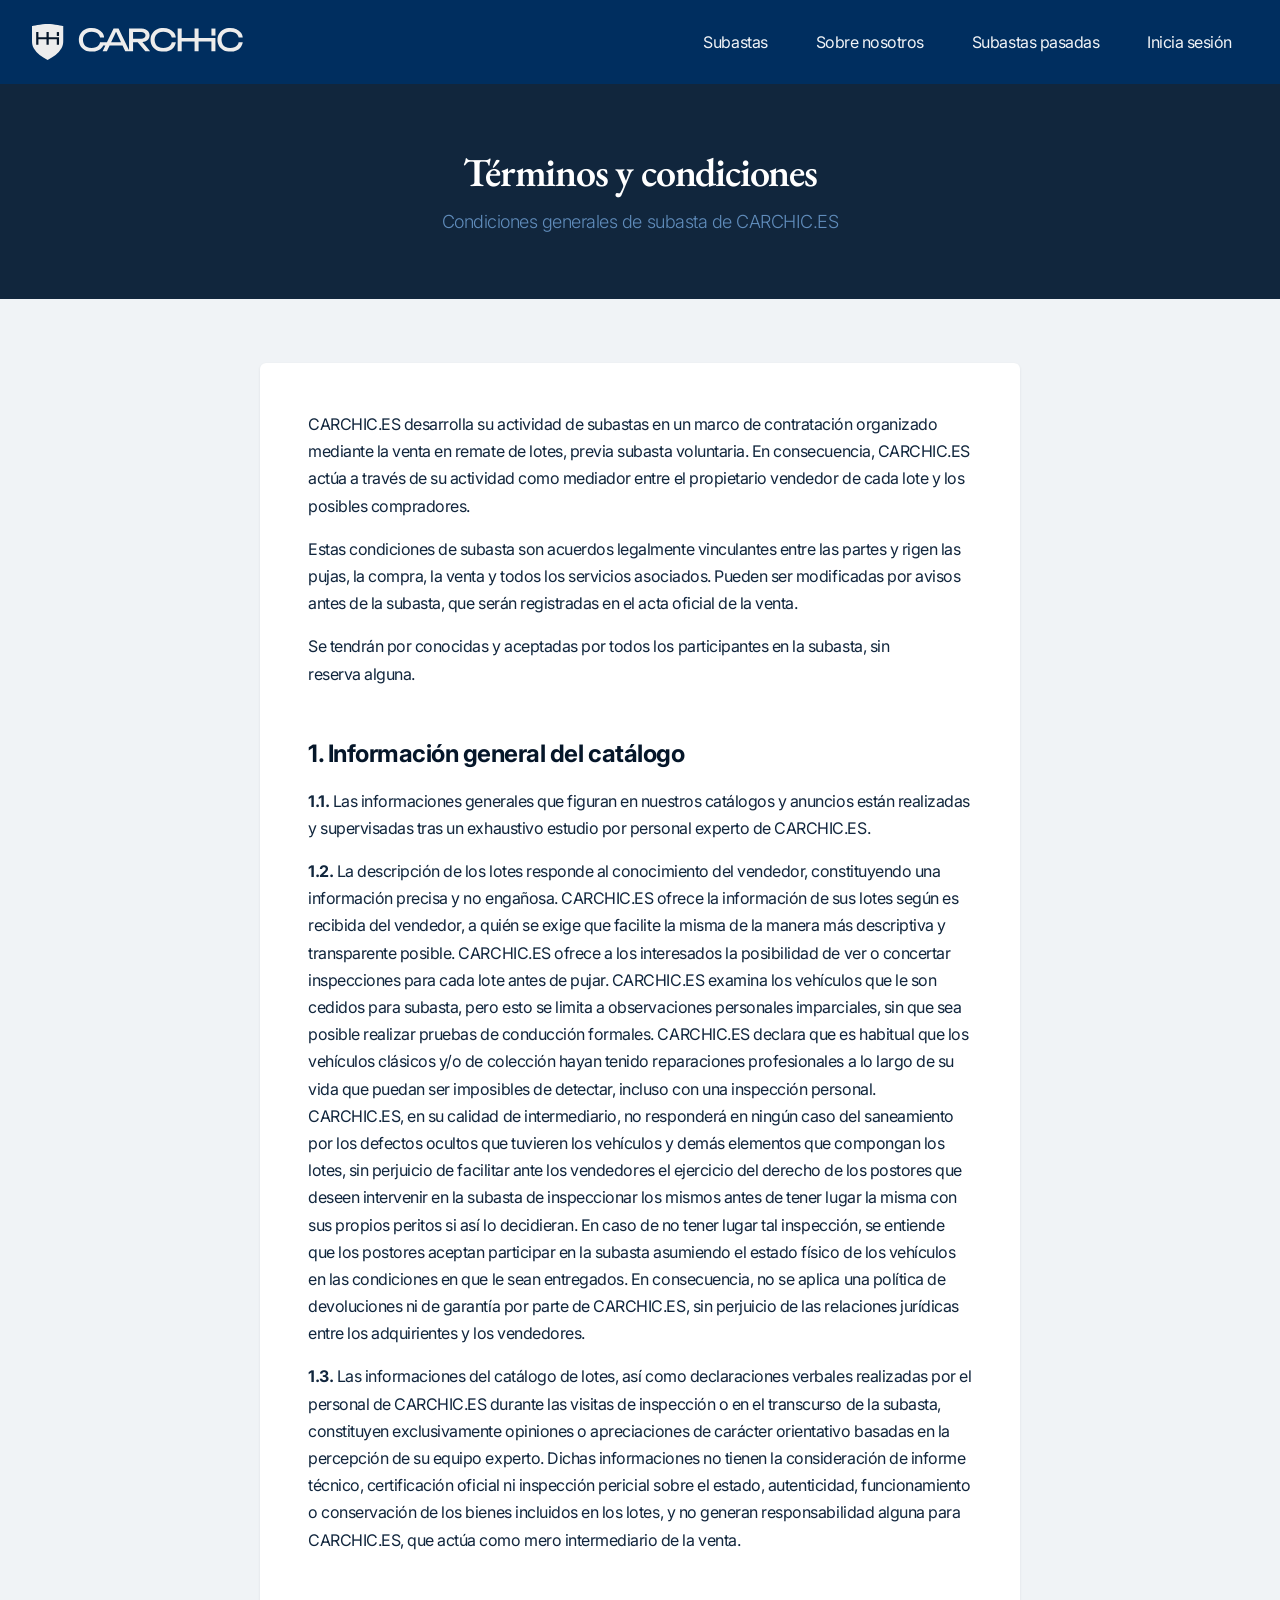
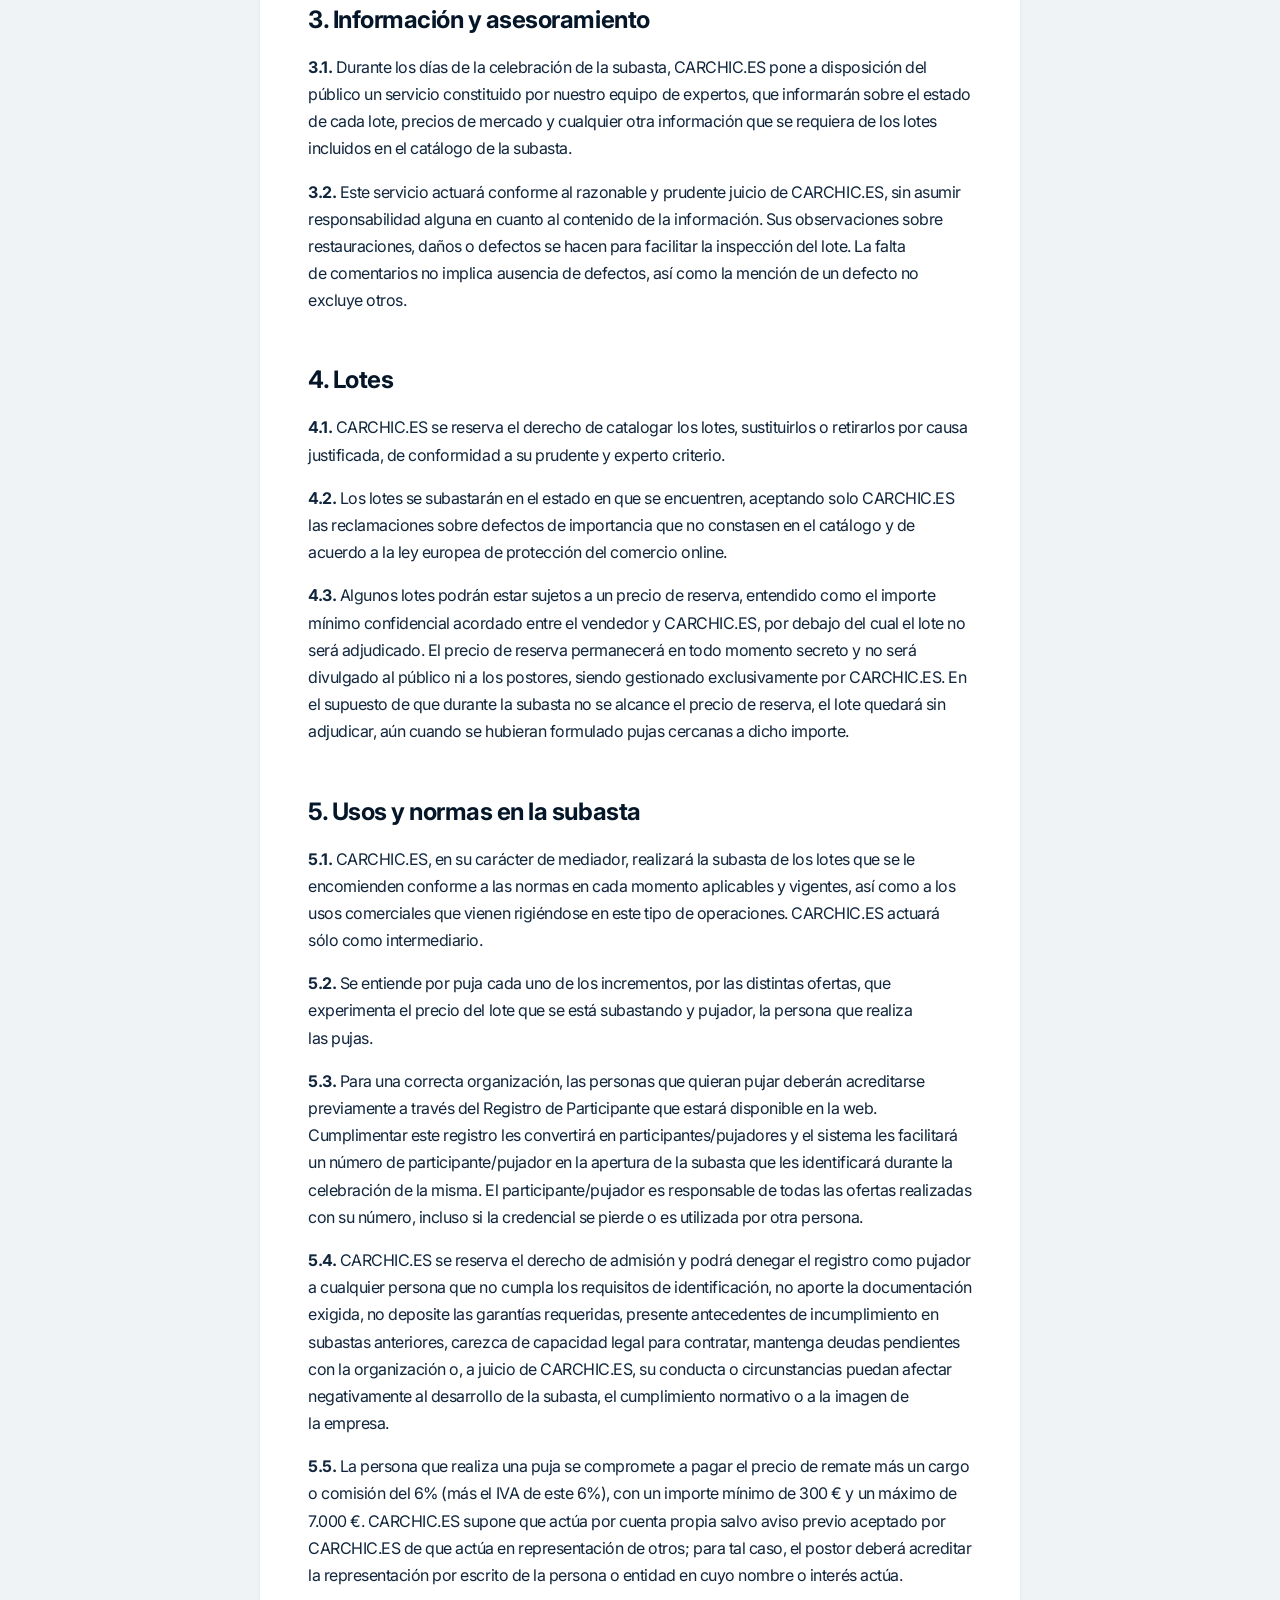
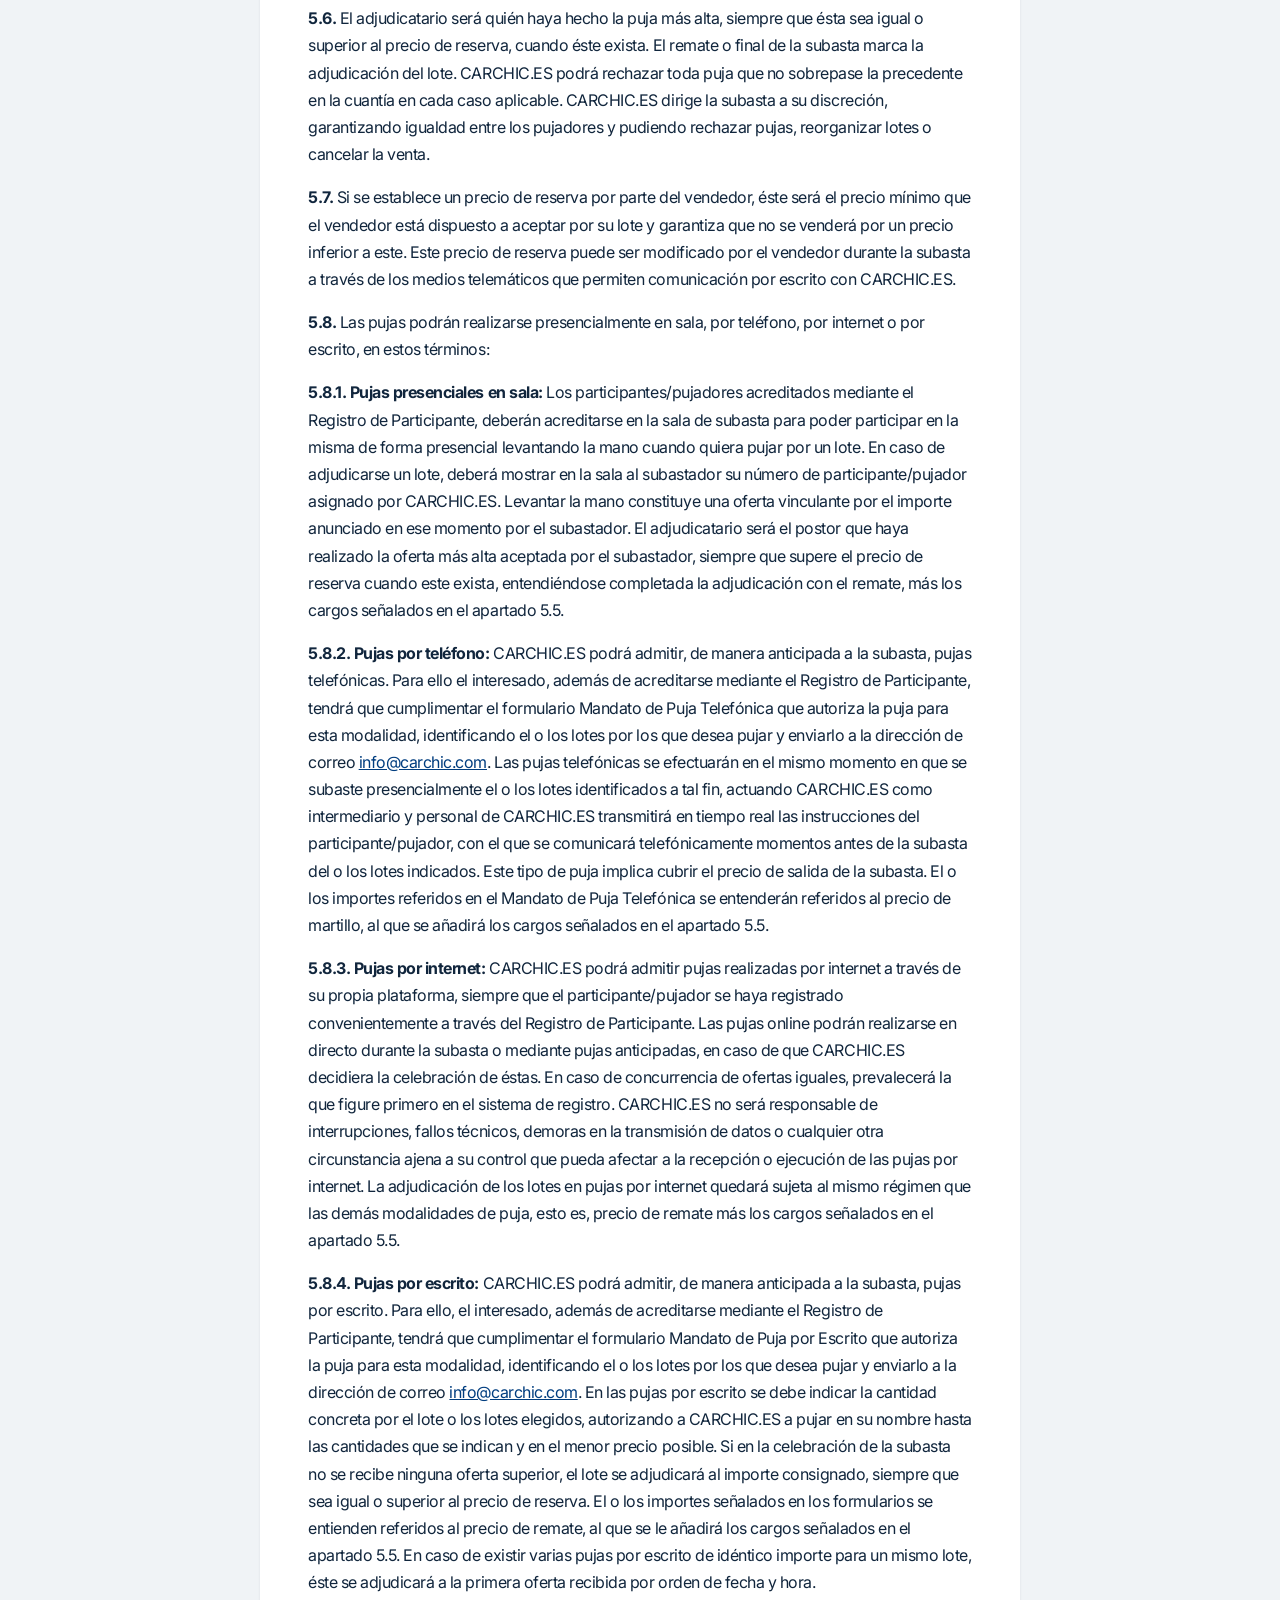
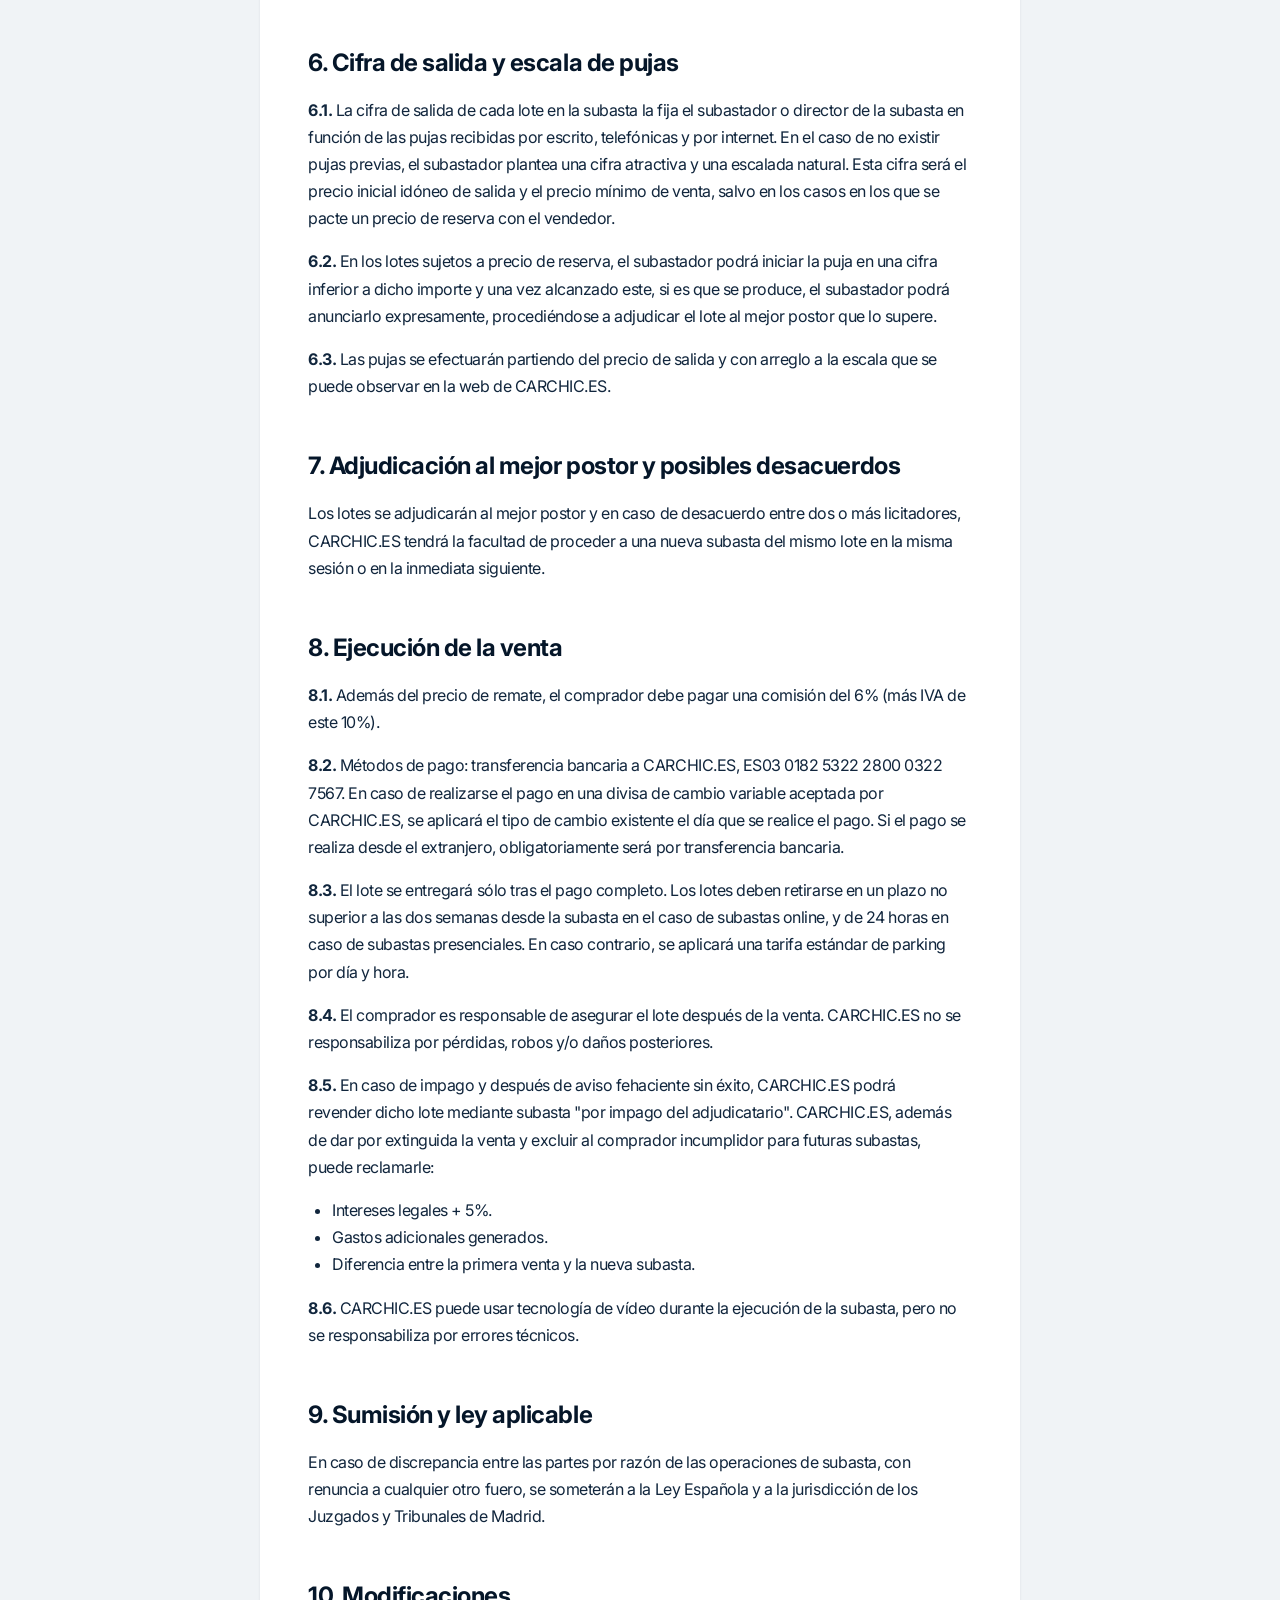
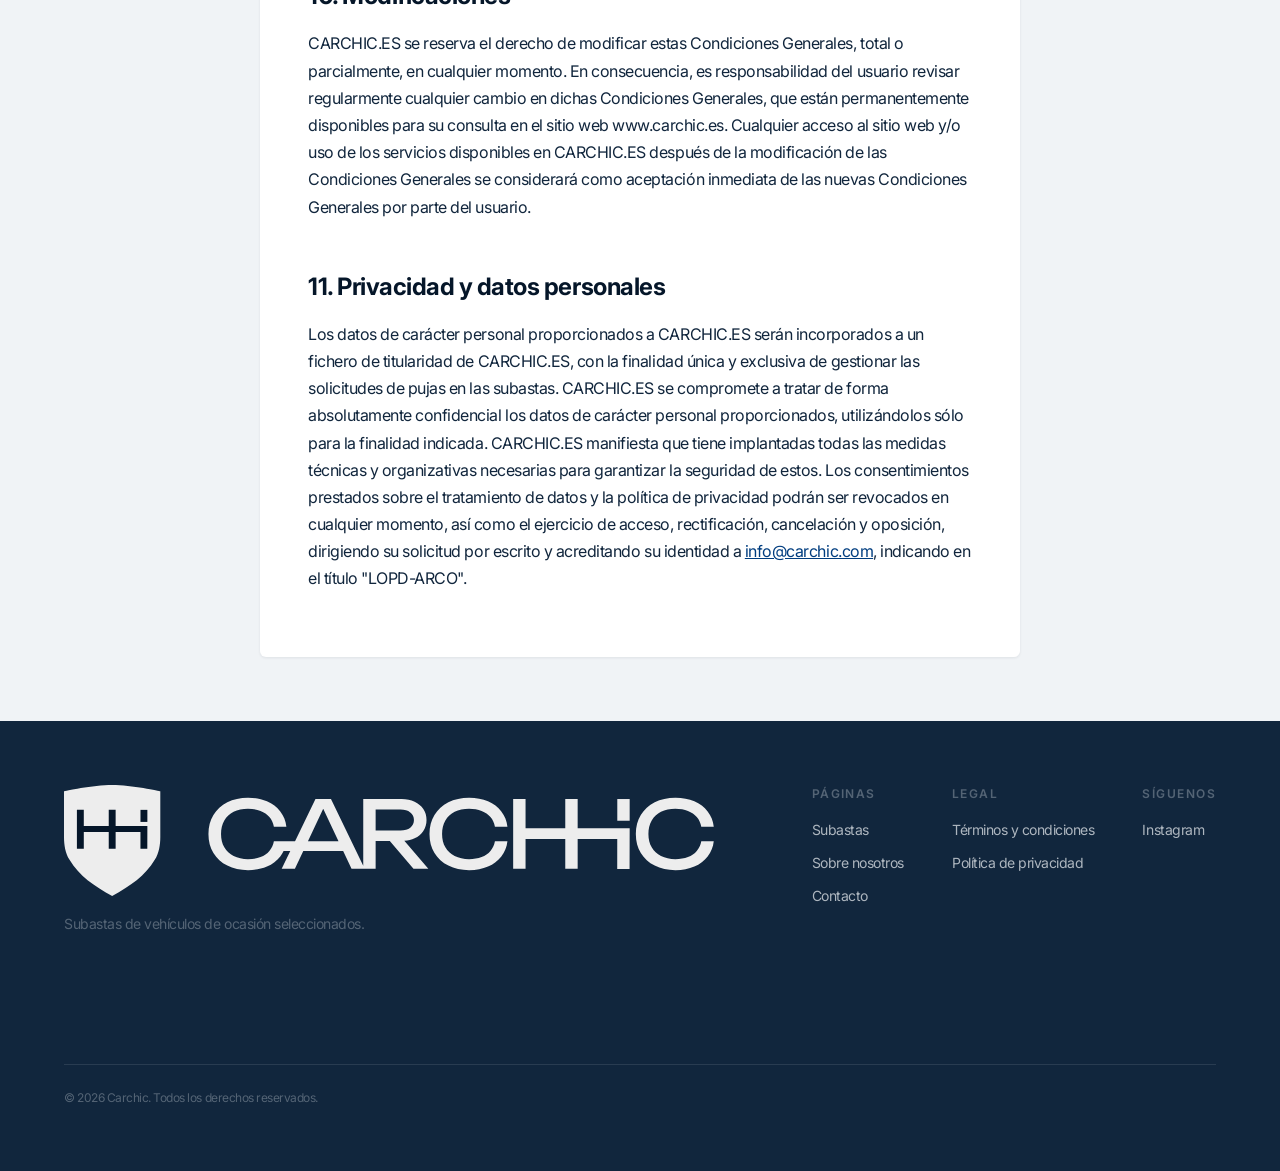
<file: terms.html>
<!DOCTYPE html>
<html lang="es">
<head>
  <meta charset="UTF-8">
  <meta name="viewport" content="width=device-width, initial-scale=1.0">
  <title>Términos y condiciones — Carchic</title>
  <meta name="description" content="Condiciones generales de subasta de Carchic: catálogo, pujas, adjudicación, pago y privacidad.">
  <link rel="icon" href="img/favicon-dark.ico" media="(prefers-color-scheme: light)">
  <link rel="icon" href="img/favicon-light.ico" media="(prefers-color-scheme: dark)">

  <!-- CSS de BidJS (incluye Bootstrap 3) -->
  <link rel="stylesheet" href="https://static.bidjs.com/5/bootstrap3/css/bidjs--full.min.css">

  <!-- CSS propio -->
  <link rel="stylesheet" href="css/reset.css">
  <link rel="stylesheet" href="css/styles.css">
</head>
<body>

  <div class="menu-carchic-desktop">
  <a class="logo-carchic" href="index.html">
    <svg viewBox="0 0 1259 215" fill="none" xmlns="http://www.w3.org/2000/svg"><path d="M858.88 108.853C857.668 119.92 853.728 129.724 847.06 138.265C840.513 146.685 831.905 153.241 821.237 157.933C810.568 162.624 798.384 164.97 784.684 164.97C769.409 164.97 756.013 162.023 744.495 156.128C732.978 150.234 724.007 142.054 717.581 131.588C711.156 121.003 707.943 108.733 707.943 94.7786C707.943 80.8246 711.156 68.6148 717.581 58.1493C724.007 47.5634 732.978 39.3233 744.495 33.429C756.013 27.5346 769.409 24.5874 784.684 24.5874C798.384 24.5874 810.568 26.9331 821.237 31.6246C831.905 36.316 840.513 42.872 847.06 51.2925C853.728 59.7131 857.668 69.517 858.88 80.7043H834.694C833.36 73.4867 830.45 67.2916 825.965 62.1189C821.6 56.9463 815.902 52.9766 808.871 50.2099C801.839 47.3229 793.716 45.8793 784.503 45.8793C773.834 45.8793 764.56 47.8642 756.679 51.8339C748.92 55.8035 742.919 61.4573 738.676 68.7952C734.433 76.1331 732.311 84.7942 732.311 94.7786C732.311 104.763 734.433 113.424 738.676 120.762C742.919 128.1 748.92 133.754 756.679 137.723C764.56 141.693 773.834 143.678 784.503 143.678C793.716 143.678 801.839 142.294 808.871 139.528C815.902 136.761 821.6 132.791 825.965 127.619C830.45 122.326 833.36 116.071 834.694 108.853H858.88Z" fill="#EDEDED"/><path d="M1258.54 108.853C1257.33 119.92 1253.39 129.724 1246.72 138.265C1240.18 146.685 1231.57 153.241 1220.9 157.933C1210.23 162.624 1198.05 164.97 1184.35 164.97C1169.07 164.97 1155.68 162.023 1144.16 156.128C1132.64 150.234 1123.67 142.054 1117.24 131.588C1110.82 121.003 1107.61 108.733 1107.61 94.7786C1107.61 80.8246 1110.82 68.6148 1117.24 58.1493C1123.67 47.5634 1132.64 39.3233 1144.16 33.429C1155.68 27.5346 1169.07 24.5874 1184.35 24.5874C1198.05 24.5874 1210.23 26.9331 1220.9 31.6246C1231.57 36.316 1240.18 42.872 1246.72 51.2925C1253.39 59.7131 1257.33 69.517 1258.54 80.7043H1234.36C1233.02 73.4867 1230.11 67.2916 1225.63 62.1189C1221.26 56.9463 1215.56 52.9766 1208.53 50.2099C1201.5 47.3229 1193.38 45.8793 1184.17 45.8793C1173.5 45.8793 1164.22 47.8642 1156.34 51.8339C1148.58 55.8035 1142.58 61.4573 1138.34 68.7952C1134.1 76.1331 1131.97 84.7942 1131.97 94.7786C1131.97 104.763 1134.1 113.424 1138.34 120.762C1142.58 128.1 1148.58 133.754 1156.34 137.723C1164.22 141.693 1173.5 143.678 1184.17 143.678C1193.38 143.678 1201.5 142.294 1208.53 139.528C1215.56 136.761 1221.26 132.791 1225.63 127.619C1230.11 122.326 1233.02 116.071 1234.36 108.853H1258.54Z" fill="#EDEDED"/><path d="M985.422 83.7717L1095.67 83.6093L1095.47 162.617H1071.55L1071.6 104.727H985.422V83.7717Z" fill="#EDEDED"/><path d="M1071.67 27.1917H1095.67V69.2165H1071.67V27.1917Z" fill="#EDEDED"/><path fill-rule="evenodd" clip-rule="evenodd" d="M631.052 108.312H603.617V162.444H582.559H579.612H556.918L540.689 127.971H463.491L447.262 162.444H421.621L438.297 127.971H425.33C423.583 131.585 421.442 135.016 418.906 138.265C412.359 146.685 403.751 153.241 393.083 157.933C382.414 162.624 370.23 164.97 356.53 164.97C341.255 164.97 327.859 162.023 316.341 156.128C304.824 150.234 295.853 142.054 289.427 131.588C283.002 121.003 279.789 108.733 279.789 94.7786C279.789 80.8245 283.002 68.6148 289.427 58.1493C295.853 47.5634 304.824 39.3233 316.341 33.429C327.859 27.5346 341.255 24.5874 356.53 24.5874C370.23 24.5874 382.414 26.9331 393.083 31.6246C403.751 36.316 412.359 42.872 418.906 51.2925C425.574 59.7131 429.514 69.517 430.726 80.7043H406.54C405.206 73.4867 402.297 67.2915 397.811 62.1189C393.446 56.9463 387.748 52.9766 380.717 50.2099C373.685 47.3229 365.562 45.8793 356.349 45.8793C345.68 45.8793 336.406 47.8642 328.525 51.8339C320.766 55.8035 314.765 61.4573 310.522 68.7952C306.279 76.1331 304.157 84.7942 304.157 94.7786C304.157 104.763 306.279 113.424 310.522 120.762C314.765 128.1 320.766 133.754 328.525 137.723C336.406 141.693 345.68 143.678 356.349 143.678C365.562 143.678 373.685 142.294 380.717 139.528C387.748 136.761 393.446 132.791 397.811 127.619C402.297 122.326 405.206 116.071 406.54 108.853H430.726H447.545L487.087 27.1136H517.093L579.612 156.352V27.1136H653.99C663.567 27.1136 671.933 28.8578 679.085 32.3463C686.359 35.7145 691.997 40.4661 695.998 46.6011C700.12 52.6158 702.181 59.7131 702.181 67.893C702.181 75.8324 700.12 82.8695 695.998 89.0045C691.997 95.0192 686.359 99.7708 679.085 103.259C673.253 106.006 666.615 107.632 659.171 108.139L705.636 162.444H676.903L631.052 108.312ZM531.688 108.853L502.09 45.9853L472.492 108.853H531.688ZM670.72 82.6891C666.113 86.2979 659.809 88.1023 651.808 88.1023H603.617V47.6837H651.808C659.809 47.6837 666.113 49.4881 670.72 53.0969C675.448 56.5854 677.812 61.5175 677.812 67.893C677.812 74.1483 675.448 79.0803 670.72 82.6891Z" fill="#EDEDED"/><path d="M869.993 27.1136H893.997V83.7717H970.922V27.1136H994.927V162.444H970.922V104.703H893.997V162.444H869.993V27.1136Z" fill="#EDEDED"/><path d="M0 12.0893C0 12.0893 56.5388 0 93.2648 0C129.991 0 186.53 12.0893 186.53 12.0893V100.982C186.53 116.154 183.946 131.465 176.107 144.455C156.675 176.658 128.97 195.414 93.2648 215C57.5595 195.414 29.8546 176.658 10.4226 144.455C2.58408 131.465 0 116.154 0 100.982V12.0893Z" fill="#EDEDED"/><path d="M94.5685 79.5761L161.479 79.4858L161.365 123.371H148.07L148.101 91.2158H94.5685V79.5761Z" fill="#051629"/><path d="M148.137 48.1484H161.479V71.4913H148.137V48.1484Z" fill="#051629"/><path d="M25 48.105H38.3427V79.5761H86.6597V48.105H100.003V123.275H86.6597V91.2023H38.3427V123.275H25V48.105Z" fill="#051629"/></svg>
  </a>
  <button class="carchic-menu-toggle" aria-label="Abrir menú">
    <span></span>
    <span></span>
    <span></span>
  </button>
  <div class="menu-links-carchic">
    <a href="index.html" class="menu-link-carchic">Subastas</a>
    <a href="about.html" class="menu-link-carchic">Sobre nosotros</a>
    <a href="index.html#!/auctionsArchived" class="menu-link-carchic">Subastas pasadas</a>
    <a href="index.html#!/highBids" class="menu-link-carchic x-bidlogix--authenticated-show hidden">Mis pujas ganadas</a>
    <a href="index.html#!/login" class="menu-link-carchic x-bidlogix--authenticated-hide">Inicia sesión</a>
    <a href="index.html#!/account" class="menu-link-carchic carchic-user-nav-link x-bidlogix--authenticated-show hidden">
      <svg width="16" height="16" viewBox="0 0 16 16" fill="none" xmlns="http://www.w3.org/2000/svg" aria-hidden="true"><circle cx="8" cy="5.5" r="2.5" fill="currentColor"/><path d="M2.5 14.5c0-3.038 2.462-5.5 5.5-5.5s5.5 2.462 5.5 5.5" stroke="currentColor" stroke-width="1.5" stroke-linecap="round" fill="none"/></svg>
      <span class="x-bidlogix--templated-user"></span>
    </a>
  </div>
  </div>

  <!-- Cabecera de la página legal -->
  <section class="carchic-legal-hero">
    <h1>Términos y condiciones</h1>
    <p>Condiciones generales de subasta de CARCHIC.ES</p>
  </section>

  <!-- Contenido legal -->
  <section class="carchic-legal-content">
    <div class="container">
      <div class="carchic-legal-prose">

        <p>CARCHIC.ES desarrolla su actividad de subastas en un marco de contratación organizado mediante la venta en remate de lotes, previa subasta voluntaria. En consecuencia, CARCHIC.ES actúa a través de su actividad como mediador entre el propietario vendedor de cada lote y los posibles compradores.</p>

        <p>Estas condiciones de subasta son acuerdos legalmente vinculantes entre las partes y rigen las pujas, la compra, la venta y todos los servicios asociados. Pueden ser modificadas por avisos antes de la subasta, que serán registradas en el acta oficial de la venta.</p>

        <p>Se tendrán por conocidas y aceptadas por todos los participantes en la subasta, sin reserva alguna.</p>

        <h2>1. Información general del catálogo</h2>

        <p><strong>1.1.</strong> Las informaciones generales que figuran en nuestros catálogos y anuncios están realizadas y supervisadas tras un exhaustivo estudio por personal experto de CARCHIC.ES.</p>

        <p><strong>1.2.</strong> La descripción de los lotes responde al conocimiento del vendedor, constituyendo una información precisa y no engañosa. CARCHIC.ES ofrece la información de sus lotes según es recibida del vendedor, a quién se exige que facilite la misma de la manera más descriptiva y transparente posible. CARCHIC.ES ofrece a los interesados la posibilidad de ver o concertar inspecciones para cada lote antes de pujar. CARCHIC.ES examina los vehículos que le son cedidos para subasta, pero esto se limita a observaciones personales imparciales, sin que sea posible realizar pruebas de conducción formales. CARCHIC.ES declara que es habitual que los vehículos clásicos y/o de colección hayan tenido reparaciones profesionales a lo largo de su vida que puedan ser imposibles de detectar, incluso con una inspección personal. CARCHIC.ES, en su calidad de intermediario, no responderá en ningún caso del saneamiento por los defectos ocultos que tuvieren los vehículos y demás elementos que compongan los lotes, sin perjuicio de facilitar ante los vendedores el ejercicio del derecho de los postores que deseen intervenir en la subasta de inspeccionar los mismos antes de tener lugar la misma con sus propios peritos si así lo decidieran. En caso de no tener lugar tal inspección, se entiende que los postores aceptan participar en la subasta asumiendo el estado físico de los vehículos en las condiciones en que le sean entregados. En consecuencia, no se aplica una política de devoluciones ni de garantía por parte de CARCHIC.ES, sin perjuicio de las relaciones jurídicas entre los adquirientes y los vendedores.</p>

        <p><strong>1.3.</strong> Las informaciones del catálogo de lotes, así como declaraciones verbales realizadas por el personal de CARCHIC.ES durante las visitas de inspección o en el transcurso de la subasta, constituyen exclusivamente opiniones o apreciaciones de carácter orientativo basadas en la percepción de su equipo experto. Dichas informaciones no tienen la consideración de informe técnico, certificación oficial ni inspección pericial sobre el estado, autenticidad, funcionamiento o conservación de los bienes incluidos en los lotes, y no generan responsabilidad alguna para CARCHIC.ES, que actúa como mero intermediario de la venta.</p>

        <h2>3. Información y asesoramiento</h2>

        <p><strong>3.1.</strong> Durante los días de la celebración de la subasta, CARCHIC.ES pone a disposición del público un servicio constituido por nuestro equipo de expertos, que informarán sobre el estado de cada lote, precios de mercado y cualquier otra información que se requiera de los lotes incluidos en el catálogo de la subasta.</p>

        <p><strong>3.2.</strong> Este servicio actuará conforme al razonable y prudente juicio de CARCHIC.ES, sin asumir responsabilidad alguna en cuanto al contenido de la información. Sus observaciones sobre restauraciones, daños o defectos se hacen para facilitar la inspección del lote. La falta de comentarios no implica ausencia de defectos, así como la mención de un defecto no excluye otros.</p>

        <h2>4. Lotes</h2>

        <p><strong>4.1.</strong> CARCHIC.ES se reserva el derecho de catalogar los lotes, sustituirlos o retirarlos por causa justificada, de conformidad a su prudente y experto criterio.</p>

        <p><strong>4.2.</strong> Los lotes se subastarán en el estado en que se encuentren, aceptando solo CARCHIC.ES las reclamaciones sobre defectos de importancia que no constasen en el catálogo y de acuerdo a la ley europea de protección del comercio online.</p>

        <p><strong>4.3.</strong> Algunos lotes podrán estar sujetos a un precio de reserva, entendido como el importe mínimo confidencial acordado entre el vendedor y CARCHIC.ES, por debajo del cual el lote no será adjudicado. El precio de reserva permanecerá en todo momento secreto y no será divulgado al público ni a los postores, siendo gestionado exclusivamente por CARCHIC.ES. En el supuesto de que durante la subasta no se alcance el precio de reserva, el lote quedará sin adjudicar, aún cuando se hubieran formulado pujas cercanas a dicho importe.</p>

        <h2>5. Usos y normas en la subasta</h2>

        <p><strong>5.1.</strong> CARCHIC.ES, en su carácter de mediador, realizará la subasta de los lotes que se le encomienden conforme a las normas en cada momento aplicables y vigentes, así como a los usos comerciales que vienen rigiéndose en este tipo de operaciones. CARCHIC.ES actuará sólo como intermediario.</p>

        <p><strong>5.2.</strong> Se entiende por puja cada uno de los incrementos, por las distintas ofertas, que experimenta el precio del lote que se está subastando y pujador, la persona que realiza las pujas.</p>

        <p><strong>5.3.</strong> Para una correcta organización, las personas que quieran pujar deberán acreditarse previamente a través del Registro de Participante que estará disponible en la web. Cumplimentar este registro les convertirá en participantes/pujadores y el sistema les facilitará un número de participante/pujador en la apertura de la subasta que les identificará durante la celebración de la misma. El participante/pujador es responsable de todas las ofertas realizadas con su número, incluso si la credencial se pierde o es utilizada por otra persona.</p>

        <p><strong>5.4.</strong> CARCHIC.ES se reserva el derecho de admisión y podrá denegar el registro como pujador a cualquier persona que no cumpla los requisitos de identificación, no aporte la documentación exigida, no deposite las garantías requeridas, presente antecedentes de incumplimiento en subastas anteriores, carezca de capacidad legal para contratar, mantenga deudas pendientes con la organización o, a juicio de CARCHIC.ES, su conducta o circunstancias puedan afectar negativamente al desarrollo de la subasta, el cumplimiento normativo o a la imagen de la empresa.</p>

        <p><strong>5.5.</strong> La persona que realiza una puja se compromete a pagar el precio de remate más un cargo o comisión del 6% (más el IVA de este 6%), con un importe mínimo de 300 € y un máximo de 7.000 €. CARCHIC.ES supone que actúa por cuenta propia salvo aviso previo aceptado por CARCHIC.ES de que actúa en representación de otros; para tal caso, el postor deberá acreditar la representación por escrito de la persona o entidad en cuyo nombre o interés actúa.</p>

        <p><strong>5.6.</strong> El adjudicatario será quién haya hecho la puja más alta, siempre que ésta sea igual o superior al precio de reserva, cuando éste exista. El remate o final de la subasta marca la adjudicación del lote. CARCHIC.ES podrá rechazar toda puja que no sobrepase la precedente en la cuantía en cada caso aplicable. CARCHIC.ES dirige la subasta a su discreción, garantizando igualdad entre los pujadores y pudiendo rechazar pujas, reorganizar lotes o cancelar la venta.</p>

        <p><strong>5.7.</strong> Si se establece un precio de reserva por parte del vendedor, éste será el precio mínimo que el vendedor está dispuesto a aceptar por su lote y garantiza que no se venderá por un precio inferior a este. Este precio de reserva puede ser modificado por el vendedor durante la subasta a través de los medios telemáticos que permiten comunicación por escrito con CARCHIC.ES.</p>

        <p><strong>5.8.</strong> Las pujas podrán realizarse presencialmente en sala, por teléfono, por internet o por escrito, en estos términos:</p>

        <p><strong>5.8.1. Pujas presenciales en sala:</strong> Los participantes/pujadores acreditados mediante el Registro de Participante, deberán acreditarse en la sala de subasta para poder participar en la misma de forma presencial levantando la mano cuando quiera pujar por un lote. En caso de adjudicarse un lote, deberá mostrar en la sala al subastador su número de participante/pujador asignado por CARCHIC.ES. Levantar la mano constituye una oferta vinculante por el importe anunciado en ese momento por el subastador. El adjudicatario será el postor que haya realizado la oferta más alta aceptada por el subastador, siempre que supere el precio de reserva cuando este exista, entendiéndose completada la adjudicación con el remate, más los cargos señalados en el apartado 5.5.</p>

        <p><strong>5.8.2. Pujas por teléfono:</strong> CARCHIC.ES podrá admitir, de manera anticipada a la subasta, pujas telefónicas. Para ello el interesado, además de acreditarse mediante el Registro de Participante, tendrá que cumplimentar el formulario Mandato de Puja Telefónica que autoriza la puja para esta modalidad, identificando el o los lotes por los que desea pujar y enviarlo a la dirección de correo <a href="mailto:info@carchic.com">info@carchic.com</a>. Las pujas telefónicas se efectuarán en el mismo momento en que se subaste presencialmente el o los lotes identificados a tal fin, actuando CARCHIC.ES como intermediario y personal de CARCHIC.ES transmitirá en tiempo real las instrucciones del participante/pujador, con el que se comunicará telefónicamente momentos antes de la subasta del o los lotes indicados. Este tipo de puja implica cubrir el precio de salida de la subasta. El o los importes referidos en el Mandato de Puja Telefónica se entenderán referidos al precio de martillo, al que se añadirá los cargos señalados en el apartado 5.5.</p>

        <p><strong>5.8.3. Pujas por internet:</strong> CARCHIC.ES podrá admitir pujas realizadas por internet a través de su propia plataforma, siempre que el participante/pujador se haya registrado convenientemente a través del Registro de Participante. Las pujas online podrán realizarse en directo durante la subasta o mediante pujas anticipadas, en caso de que CARCHIC.ES decidiera la celebración de éstas. En caso de concurrencia de ofertas iguales, prevalecerá la que figure primero en el sistema de registro. CARCHIC.ES no será responsable de interrupciones, fallos técnicos, demoras en la transmisión de datos o cualquier otra circunstancia ajena a su control que pueda afectar a la recepción o ejecución de las pujas por internet. La adjudicación de los lotes en pujas por internet quedará sujeta al mismo régimen que las demás modalidades de puja, esto es, precio de remate más los cargos señalados en el apartado 5.5.</p>

        <p><strong>5.8.4. Pujas por escrito:</strong> CARCHIC.ES podrá admitir, de manera anticipada a la subasta, pujas por escrito. Para ello, el interesado, además de acreditarse mediante el Registro de Participante, tendrá que cumplimentar el formulario Mandato de Puja por Escrito que autoriza la puja para esta modalidad, identificando el o los lotes por los que desea pujar y enviarlo a la dirección de correo <a href="mailto:info@carchic.com">info@carchic.com</a>. En las pujas por escrito se debe indicar la cantidad concreta por el lote o los lotes elegidos, autorizando a CARCHIC.ES a pujar en su nombre hasta las cantidades que se indican y en el menor precio posible. Si en la celebración de la subasta no se recibe ninguna oferta superior, el lote se adjudicará al importe consignado, siempre que sea igual o superior al precio de reserva. El o los importes señalados en los formularios se entienden referidos al precio de remate, al que se le añadirá los cargos señalados en el apartado 5.5. En caso de existir varias pujas por escrito de idéntico importe para un mismo lote, éste se adjudicará a la primera oferta recibida por orden de fecha y hora.</p>

        <h2>6. Cifra de salida y escala de pujas</h2>

        <p><strong>6.1.</strong> La cifra de salida de cada lote en la subasta la fija el subastador o director de la subasta en función de las pujas recibidas por escrito, telefónicas y por internet. En el caso de no existir pujas previas, el subastador plantea una cifra atractiva y una escalada natural. Esta cifra será el precio inicial idóneo de salida y el precio mínimo de venta, salvo en los casos en los que se pacte un precio de reserva con el vendedor.</p>

        <p><strong>6.2.</strong> En los lotes sujetos a precio de reserva, el subastador podrá iniciar la puja en una cifra inferior a dicho importe y una vez alcanzado este, si es que se produce, el subastador podrá anunciarlo expresamente, procediéndose a adjudicar el lote al mejor postor que lo supere.</p>

        <p><strong>6.3.</strong> Las pujas se efectuarán partiendo del precio de salida y con arreglo a la escala que se puede observar en la web de CARCHIC.ES.</p>

        <h2>7. Adjudicación al mejor postor y posibles desacuerdos</h2>

        <p>Los lotes se adjudicarán al mejor postor y en caso de desacuerdo entre dos o más licitadores, CARCHIC.ES tendrá la facultad de proceder a una nueva subasta del mismo lote en la misma sesión o en la inmediata siguiente.</p>

        <h2>8. Ejecución de la venta</h2>

        <p><strong>8.1.</strong> Además del precio de remate, el comprador debe pagar una comisión del 6% (más IVA de este 10%).</p>

        <p><strong>8.2.</strong> Métodos de pago: transferencia bancaria a CARCHIC.ES, ES03 0182 5322 2800 0322 7567. En caso de realizarse el pago en una divisa de cambio variable aceptada por CARCHIC.ES, se aplicará el tipo de cambio existente el día que se realice el pago. Si el pago se realiza desde el extranjero, obligatoriamente será por transferencia bancaria.</p>

        <p><strong>8.3.</strong> El lote se entregará sólo tras el pago completo. Los lotes deben retirarse en un plazo no superior a las dos semanas desde la subasta en el caso de subastas online, y de 24 horas en caso de subastas presenciales. En caso contrario, se aplicará una tarifa estándar de parking por día y hora.</p>

        <p><strong>8.4.</strong> El comprador es responsable de asegurar el lote después de la venta. CARCHIC.ES no se responsabiliza por pérdidas, robos y/o daños posteriores.</p>

        <p><strong>8.5.</strong> En caso de impago y después de aviso fehaciente sin éxito, CARCHIC.ES podrá revender dicho lote mediante subasta "por impago del adjudicatario". CARCHIC.ES, además de dar por extinguida la venta y excluir al comprador incumplidor para futuras subastas, puede reclamarle:</p>
        <ul>
          <li>Intereses legales + 5%.</li>
          <li>Gastos adicionales generados.</li>
          <li>Diferencia entre la primera venta y la nueva subasta.</li>
        </ul>

        <p><strong>8.6.</strong> CARCHIC.ES puede usar tecnología de vídeo durante la ejecución de la subasta, pero no se responsabiliza por errores técnicos.</p>

        <h2>9. Sumisión y ley aplicable</h2>

        <p>En caso de discrepancia entre las partes por razón de las operaciones de subasta, con renuncia a cualquier otro fuero, se someterán a la Ley Española y a la jurisdicción de los Juzgados y Tribunales de Madrid.</p>

        <h2>10. Modificaciones</h2>

        <p>CARCHIC.ES se reserva el derecho de modificar estas Condiciones Generales, total o parcialmente, en cualquier momento. En consecuencia, es responsabilidad del usuario revisar regularmente cualquier cambio en dichas Condiciones Generales, que están permanentemente disponibles para su consulta en el sitio web www.carchic.es. Cualquier acceso al sitio web y/o uso de los servicios disponibles en CARCHIC.ES después de la modificación de las Condiciones Generales se considerará como aceptación inmediata de las nuevas Condiciones Generales por parte del usuario.</p>

        <h2 id="privacidad">11. Privacidad y datos personales</h2>

        <p>Los datos de carácter personal proporcionados a CARCHIC.ES serán incorporados a un fichero de titularidad de CARCHIC.ES, con la finalidad única y exclusiva de gestionar las solicitudes de pujas en las subastas. CARCHIC.ES se compromete a tratar de forma absolutamente confidencial los datos de carácter personal proporcionados, utilizándolos sólo para la finalidad indicada. CARCHIC.ES manifiesta que tiene implantadas todas las medidas técnicas y organizativas necesarias para garantizar la seguridad de estos. Los consentimientos prestados sobre el tratamiento de datos y la política de privacidad podrán ser revocados en cualquier momento, así como el ejercicio de acceso, rectificación, cancelación y oposición, dirigiendo su solicitud por escrito y acreditando su identidad a <a href="mailto:info@carchic.com">info@carchic.com</a>, indicando en el título "LOPD-ARCO".</p>

      </div>
    </div>
  </section>

  <footer class="carchic-footer">
    <div class="carchic-footer-inner">
      <div class="carchic-footer-brand">
        <a href="index.html">
        <svg viewBox="0 0 1259 215" fill="none" xmlns="http://www.w3.org/2000/svg"><path d="M858.88 108.853C857.668 119.92 853.728 129.724 847.06 138.265C840.513 146.685 831.905 153.241 821.237 157.933C810.568 162.624 798.384 164.97 784.684 164.97C769.409 164.97 756.013 162.023 744.495 156.128C732.978 150.234 724.007 142.054 717.581 131.588C711.156 121.003 707.943 108.733 707.943 94.7786C707.943 80.8246 711.156 68.6148 717.581 58.1493C724.007 47.5634 732.978 39.3233 744.495 33.429C756.013 27.5346 769.409 24.5874 784.684 24.5874C798.384 24.5874 810.568 26.9331 821.237 31.6246C831.905 36.316 840.513 42.872 847.06 51.2925C853.728 59.7131 857.668 69.517 858.88 80.7043H834.694C833.36 73.4867 830.45 67.2916 825.965 62.1189C821.6 56.9463 815.902 52.9766 808.871 50.2099C801.839 47.3229 793.716 45.8793 784.503 45.8793C773.834 45.8793 764.56 47.8642 756.679 51.8339C748.92 55.8035 742.919 61.4573 738.676 68.7952C734.433 76.1331 732.311 84.7942 732.311 94.7786C732.311 104.763 734.433 113.424 738.676 120.762C742.919 128.1 748.92 133.754 756.679 137.723C764.56 141.693 773.834 143.678 784.503 143.678C793.716 143.678 801.839 142.294 808.871 139.528C815.902 136.761 821.6 132.791 825.965 127.619C830.45 122.326 833.36 116.071 834.694 108.853H858.88Z" fill="#EDEDED"/><path d="M1258.54 108.853C1257.33 119.92 1253.39 129.724 1246.72 138.265C1240.18 146.685 1231.57 153.241 1220.9 157.933C1210.23 162.624 1198.05 164.97 1184.35 164.97C1169.07 164.97 1155.68 162.023 1144.16 156.128C1132.64 150.234 1123.67 142.054 1117.24 131.588C1110.82 121.003 1107.61 108.733 1107.61 94.7786C1107.61 80.8246 1110.82 68.6148 1117.24 58.1493C1123.67 47.5634 1132.64 39.3233 1144.16 33.429C1155.68 27.5346 1169.07 24.5874 1184.35 24.5874C1198.05 24.5874 1210.23 26.9331 1220.9 31.6246C1231.57 36.316 1240.18 42.872 1246.72 51.2925C1253.39 59.7131 1257.33 69.517 1258.54 80.7043H1234.36C1233.02 73.4867 1230.11 67.2916 1225.63 62.1189C1221.26 56.9463 1215.56 52.9766 1208.53 50.2099C1201.5 47.3229 1193.38 45.8793 1184.17 45.8793C1173.5 45.8793 1164.22 47.8642 1156.34 51.8339C1148.58 55.8035 1142.58 61.4573 1138.34 68.7952C1134.1 76.1331 1131.97 84.7942 1131.97 94.7786C1131.97 104.763 1134.1 113.424 1138.34 120.762C1142.58 128.1 1148.58 133.754 1156.34 137.723C1164.22 141.693 1173.5 143.678 1184.17 143.678C1193.38 143.678 1201.5 142.294 1208.53 139.528C1215.56 136.761 1221.26 132.791 1225.63 127.619C1230.11 122.326 1233.02 116.071 1234.36 108.853H1258.54Z" fill="#EDEDED"/><path d="M985.422 83.7717L1095.67 83.6093L1095.47 162.617H1071.55L1071.6 104.727H985.422V83.7717Z" fill="#EDEDED"/><path d="M1071.67 27.1917H1095.67V69.2165H1071.67V27.1917Z" fill="#EDEDED"/><path fill-rule="evenodd" clip-rule="evenodd" d="M631.052 108.312H603.617V162.444H582.559H579.612H556.918L540.689 127.971H463.491L447.262 162.444H421.621L438.297 127.971H425.33C423.583 131.585 421.442 135.016 418.906 138.265C412.359 146.685 403.751 153.241 393.083 157.933C382.414 162.624 370.23 164.97 356.53 164.97C341.255 164.97 327.859 162.023 316.341 156.128C304.824 150.234 295.853 142.054 289.427 131.588C283.002 121.003 279.789 108.733 279.789 94.7786C279.789 80.8245 283.002 68.6148 289.427 58.1493C295.853 47.5634 304.824 39.3233 316.341 33.429C327.859 27.5346 341.255 24.5874 356.53 24.5874C370.23 24.5874 382.414 26.9331 393.083 31.6246C403.751 36.316 412.359 42.872 418.906 51.2925C425.574 59.7131 429.514 69.517 430.726 80.7043H406.54C405.206 73.4867 402.297 67.2915 397.811 62.1189C393.446 56.9463 387.748 52.9766 380.717 50.2099C373.685 47.3229 365.562 45.8793 356.349 45.8793C345.68 45.8793 336.406 47.8642 328.525 51.8339C320.766 55.8035 314.765 61.4573 310.522 68.7952C306.279 76.1331 304.157 84.7942 304.157 94.7786C304.157 104.763 306.279 113.424 310.522 120.762C314.765 128.1 320.766 133.754 328.525 137.723C336.406 141.693 345.68 143.678 356.349 143.678C365.562 143.678 373.685 142.294 380.717 139.528C387.748 136.761 393.446 132.791 397.811 127.619C402.297 122.326 405.206 116.071 406.54 108.853H430.726H447.545L487.087 27.1136H517.093L579.612 156.352V27.1136H653.99C663.567 27.1136 671.933 28.8578 679.085 32.3463C686.359 35.7145 691.997 40.4661 695.998 46.6011C700.12 52.6158 702.181 59.7131 702.181 67.893C702.181 75.8324 700.12 82.8695 695.998 89.0045C691.997 95.0192 686.359 99.7708 679.085 103.259C673.253 106.006 666.615 107.632 659.171 108.139L705.636 162.444H676.903L631.052 108.312ZM531.688 108.853L502.09 45.9853L472.492 108.853H531.688ZM670.72 82.6891C666.113 86.2979 659.809 88.1023 651.808 88.1023H603.617V47.6837H651.808C659.809 47.6837 666.113 49.4881 670.72 53.0969C675.448 56.5854 677.812 61.5175 677.812 67.893C677.812 74.1483 675.448 79.0803 670.72 82.6891Z" fill="#EDEDED"/><path d="M869.993 27.1136H893.997V83.7717H970.922V27.1136H994.927V162.444H970.922V104.703H893.997V162.444H869.993V27.1136Z" fill="#EDEDED"/><path d="M0 12.0893C0 12.0893 56.5388 0 93.2648 0C129.991 0 186.53 12.0893 186.53 12.0893V100.982C186.53 116.154 183.946 131.465 176.107 144.455C156.675 176.658 128.97 195.414 93.2648 215C57.5595 195.414 29.8546 176.658 10.4226 144.455C2.58408 131.465 0 116.154 0 100.982V12.0893Z" fill="#EDEDED"/><path d="M94.5685 79.5761L161.479 79.4858L161.365 123.371H148.07L148.101 91.2158H94.5685V79.5761Z" fill="#051629"/><path d="M148.137 48.1484H161.479V71.4913H148.137V48.1484Z" fill="#051629"/><path d="M25 48.105H38.3427V79.5761H86.6597V48.105H100.003V123.275H86.6597V91.2023H38.3427V123.275H25V48.105Z" fill="#051629"/></svg>
        </a>
        <p>Subastas de vehículos de ocasión seleccionados.</p>
      </div>
      <div class="carchic-footer-cols">
        <div class="carchic-footer-col">
          <p class="carchic-footer-heading">Páginas</p>
          <a href="index.html">Subastas</a>
          <a href="about.html">Sobre nosotros</a>
          <a href="contact.html">Contacto</a>
        </div>
        <div class="carchic-footer-col">
          <p class="carchic-footer-heading">Legal</p>
          <a href="terms.html">Términos y condiciones</a>
          <a href="terms.html#privacidad">Política de privacidad</a>
        </div>
        <div class="carchic-footer-col">
          <p class="carchic-footer-heading">Síguenos</p>
          <a href="https://www.instagram.com/carchic.es/" target="_blank" rel="noopener">Instagram</a>
        </div>
      </div>
    </div>
    <div class="carchic-footer-bottom">
      <span>© 2026 Carchic. Todos los derechos reservados.</span>
    </div>
  </footer>

  <div class="bidlogix-app bidjs-app">
    <div id="bidlogix-modal"></div>
  </div>
  <div class="bidlogix-app">
    <div id="bidjs" class="bidjs-app"></div>
  </div>

  <script>
    window.bidjs = {
      config: {
    clientId: 'carchic',
    region: 'eu-central-1',
    server: 'brighton',
      },
      modules: {
        auctionDetails: false,
        auctionsArchived: false,
        invoices: false,
        lotDetails: false,
        mySales: false,
        webcast: false,
        login: false,
        register: false
      },
      options: {
        defaultModule: 'empty',
        disableBranding: true
      }
    }
  </script>
  <script defer src="https://static.bidjs.com/5/bootstrap3/js/bidjs.min.js"></script>
  <script src="js/main.js"></script>
</body>
</html>
</file>
<file: css/styles.css>
/* ============================================================
   CARCHIC — Design System
   Base styles, CSS variables y overrides de Bootstrap 3
   ============================================================ */

/* ------------------------------------------------------------
   1. GOOGLE FONTS IMPORT
   ------------------------------------------------------------ */
@import url("https://fonts.googleapis.com/css2?family=EB+Garamond:ital,wght@0,400;0,600;1,400&family=Inter:wght@300;400;500;600;700&display=swap");

/* ------------------------------------------------------------
   UTILITIES
   ------------------------------------------------------------ */
/* Oculta elementos que no deben mostrarse por ahora (ej. socios
   que temporalmente no aparecen en la web). */
.hidden {
  display: none !important;
}

/* ------------------------------------------------------------
   2. CSS CUSTOM PROPERTIES (DESIGN TOKENS)
   ------------------------------------------------------------ */
:root {
  /* --- Colores de marca --- */

  /* Azules principales */
  --color-blue-500: #002e5f;
  --color-blue-200: #003d7f; /* CTA / botón principal */
  --color-blue-100: #2864a4;
  --color-blue-50: #608cbb;

  /* Grises azulados */
  --color-dark-500: #051629; /* Color del texto principal */
  --color-dark-200: #11263d;
  --color-dark-100: #26394d;
  --color-dark-50: #546475;

  /* Acento */
  --color-error: #b01212; /* Solo para énfasis puntual */
  --color-success: #00b900;
  --color-info: #0080ff;
  --color-warning: #ffbb00;
  --color-alert: #ff8000;
  --color-gold-1: #e29800;
  --color-gold-2: #a67b22;

  /* --- Colores de fondo --- */

  /* Fondos */
  --color-light: #f0f3f6; /* Fondo general de la web */
  --color-white: #ffffff; /* Cards, paneles, modales */

  /* --- Tipografía --- */
  --font-primary: "Inter", system-ui, sans-serif;
  --font-serif: "EB Garamond", Georgia, serif;

  /* Tamaños de fuente */
  --text-xs: 0.75rem; /*  12px */
  --text-sm: 0.875rem; /*  14px */
  --text-base: 1rem; /*  16px */
  --text-md: 1.125rem; /*  18px */
  --text-lg: 1.25rem; /*  20px */
  --text-xl: 1.5rem; /*  24px */
  --text-2xl: 2rem; /*  32px */
  --text-3xl: 2.5rem; /*  40px */
  --text-4xl: 3rem; /*  48px */
  --text-5xl: 3.5rem;
  --text-6xl: 4rem;

  /* Pesos */
  --font-light: 300;
  --font-regular: 400;
  --font-medium: 500;
  --font-semibold: 600;
  --font-bold: 700;

  /* Line height */
  --line-height-sm: 1.2;
  --line-height-base: 1.5;
  --line-height-lg: 1.7;

  /* Kerning / Letter-spacing */
  --tracking-tight: -0.03em;
  --tracking-normal: 0em;
  --tracking-wide: 0.06em;
  --tracking-wider: 0.12em;

  /* Interlineado */
  --leading-tight: 1.2;
  --leading-normal: 1.5;
  --leading-relaxed: 1.7;

  /* --- Border radius --- */
  --radius-sm: 2px; /* Botones pequeños, inputs */
  --radius-md: 4px; /* Botones estándar */
  --radius-lg: 6px; /* Cards, paneles */
  --radius-xl: 8px; /* Cards grandes, modales */

  /* --- Espaciado --- */
  --space-4: 0.25rem; /*  4px */
  --space-8: 0.5rem; /*  8px */
  --space-12: 0.75rem; /* 12px */
  --space-16: 1rem; /* 16px */
  --space-20: 1.25rem; /* 20px */
  --space-24: 1.5rem; /* 24px */
  --space-32: 2rem; /* 32px */
  --space-40: 2.5rem; /* 40px */
  --space-48: 3rem; /* 48px */
  --space-64: 4rem; /* 64px */
  --space-80: 5rem; /* 80px */

  /* --- Sombras --- */
  --shadow-sm: 0 1px 3px rgba(5, 22, 41, 0.08);
  --shadow-md: 0 4px 12px rgba(5, 22, 41, 0.1);
  --shadow-lg: 0 8px 24px rgba(5, 22, 41, 0.12);

  /* --- Transiciones --- */
  --transition-fast: 150ms ease;
  --transition-normal: 250ms ease;
  --transition-slow: 350ms ease;
}

/* ------------------------------------------------------------
   3. RESET Y BASE
   ------------------------------------------------------------ */
*,
*::before,
*::after {
  box-sizing: border-box;
}

html {
  font-size: 16px;
  -webkit-font-smoothing: antialiased;
  -moz-osx-font-smoothing: grayscale;
}

body {
  font-family: var(--font-primary);
  font-size: var(--text-base);
  font-weight: var(--font-regular);
  line-height: var(--leading-normal);
  color: var(--color-dark-500);
  background-color: var(--color-light);
  letter-spacing: var(--tracking-tight);
}

a {
  text-decoration: none;
}

a {
  color: inherit;
}

/* ------------------------------------------------------------
   6. COMPONENTES PROPIOS DE CARCHIC
   ------------------------------------------------------------ */

.logo-carchic {
  display: flex;
  align-items: center;
  transition: transform var(--transition-slow);
}

.logo-carchic:hover {
  transform: scale(1.015);
}

.logo-carchic svg {
  height: 36px;
  width: auto;
  display: block;
}

.menu-carchic-desktop {
  display: flex;
  align-items: center;
  justify-content: space-between;
  padding: var(--space-4) var(--space-5);
  background-color: var(--color-blue-500);
  border-bottom: 1px solid var(--color-surface-subtle);
  padding: var(--space-24) var(--space-32);
  position: sticky;
  top: 0;
  z-index: 1000;
  box-shadow: 0 -100vh 0 0 var(--color-blue-200);
}

.menu-links-carchic {
  display: flex;
  align-items: center;
  gap: var(--space-16);
  color: var(--color-light);
}

.menu-link-carchic {
  padding: 2px 16px;
  cursor: pointer;
  border-radius: var(--radius-md);
  transition: var(--transition-slow);
}

.menu-link-carchic:hover {
  background-color: var(--color-blue-200);
  color: var(--color-white);
}

.carchic-user-nav-link {
  display: flex;
  align-items: center;
  gap: var(--space-8);
}

.padding-widget-carchic {
  padding: var(--space-32);
}

/* Breathing room horizontal y vertical para el contenido BidJS.
   var(--space-64) compensa los -15px de .row y deja ~49px visibles a cada lado. */
.container.bidlogix-app {
  padding-top: var(--space-48);
  padding-bottom: var(--space-64);
  padding-left: var(--space-80);
  padding-right: var(--space-80);
}

/* ------------------------------------------------------------
   HERO CAROUSEL
   ------------------------------------------------------------ */

.carchic-hero-carousel {
  line-height: 0;
}

.carchic-carousel-track-wrapper {
  position: relative;
  overflow: hidden;
  width: 100%;
  /* Altura definida (no derivada de la imagen): la cadena height:100% de
     abajo resuelve siempre. 56.25vw = proporción de la foto (sin recorte
     hasta el tope); 80vh limita en pantallas altas. object-fit hace el resto. */
  height: min(56.25vw, 80vh);
}

.carchic-carousel-track {
  display: flex;
  width: 300%;
  height: 100%;
  transition: transform 650ms cubic-bezier(0.77, 0, 0.175, 1);
  will-change: transform;
}

.carchic-carousel-slide {
  position: relative;
  width: 33.333%;
}

.carchic-carousel-slide img {
  position: absolute;
  min-height: 100%;
  /* inset: 0;
  width: 100%;
 */
  object-fit: cover;
  object-position: bottom;
  display: block;
}

.carchic-carousel-track-wrapper::after {
  content: "";
  position: absolute;
  inset: 0;
  background: linear-gradient(
    to top,
    rgba(5, 22, 41, 0.8) 0%,
    rgba(5, 22, 41, 0.25) 45%,
    rgba(5, 22, 41, 0.05) 100%
  );
  pointer-events: none;
  z-index: 1;
}

.carchic-carousel-content {
  position: absolute;
  top: 0;
  left: 0;
  right: 0;
  padding: var(--space-48) var(--space-64);
  z-index: 2;
  text-align: center;
  background: linear-gradient(to bottom, #051629 0%, transparent 100%);
}

.carchic-carousel-title {
  font-family: var(--font-serif);
  font-size: var(--text-6xl);
  font-weight: var(--font-semibold);
  line-height: var(--leading-tight);
  letter-spacing: var(--tracking-tight);
  color: var(--color-white);
  margin: var(--space-12) 0 var(--space-16);
}

.carchic-carousel-subtitle {
  font-size: var(--text-md);
  font-weight: var(--font-light);
  line-height: var(--leading-relaxed);
  color: var(--color-light);
  margin: 0;
}

.carchic-carousel-dots {
  position: absolute;
  bottom: var(--space-24);
  left: 0;
  right: 0;
  z-index: 2;
  display: flex;
  justify-content: center;
  gap: var(--space-8);
}

.carchic-carousel-dot {
  width: 8px;
  height: 8px;
  border-radius: 50%;
  border: none;
  background-color: rgba(255, 255, 255, 0.35);
  cursor: pointer;
  padding: 0;
  transition:
    background-color var(--transition-normal),
    transform var(--transition-normal);
}

.carchic-carousel-dot.is-active {
  background-color: var(--color-white);
  transform: scale(1.4);
}

@media (max-width: 768px) {
  .carchic-carousel-track-wrapper {
    height: 50vh;
  }

  /* En vertical, cover recorta los lados: centramos el "zoom". */
  .carchic-carousel-slide img {
    object-position: center;
  }

  .carchic-carousel-content {
    padding: var(--space-32) var(--space-24);
  }

  .carchic-carousel-title {
    font-size: var(--text-3xl);
  }

  .carchic-carousel-subtitle {
    font-size: var(--text-base);
  }
}

/* ------------------------------------------------------------
   AUCTION BANNER
   ------------------------------------------------------------ */

.carchic-auction-banner img {
  display: block;
  width: 100%;
  height: auto;
  padding: 5%;
  box-sizing: border-box;
  border-radius: 80px;
}

/* Mismo 5% lateral que la imagen; el margen negativo absorbe su padding inferior.
   line-height explícito porque .carchic-hero-carousel lo pone a 0. */
.carchic-auction-banner-text {
  margin-top: calc(var(--space-24) - 5%);
  padding: 0 5% var(--space-48);
  line-height: var(--leading-normal);
}

.carchic-auction-banner-lead {
  font-size: var(--text-lg);
  font-weight: var(--font-medium);
  color: var(--color-dark-500);
  margin: 0 0 var(--space-8);
}

.carchic-auction-banner-lead span {
  font-weight: var(--font-regular);
  color: var(--color-dark-50);
}

/* Subrayado progresivo: el gradiente crece de 0 a 100% de ancho. */
.carchic-auction-banner-lead a,
.carchic-auction-banner-lead a:hover,
.carchic-auction-banner-lead a:focus {
  color: var(--color-blue-200);
  text-decoration: none;
}

.carchic-auction-banner-lead a {
  background: linear-gradient(currentColor, currentColor) left bottom / 0 1px no-repeat;
  transition: background-size var(--transition-slow);
}

.carchic-auction-banner-lead a:hover,
.carchic-auction-banner-lead a:focus-visible {
  background-size: 100% 1px;
}

.carchic-auction-banner-note {
  font-size: var(--text-xs);
  color: var(--color-dark-50);
  margin: 0;
}

/* ------------------------------------------------------------
   LOGIN HERO
   ------------------------------------------------------------ */

.carchic-login-hero {
  background-color: var(--color-dark-200);
  padding: var(--space-64) var(--space-32);
  text-align: center;
  color: var(--color-white);
}

.carchic-login-hero-inner {
  max-width: 640px;
  margin: 0 auto;
}

.carchic-login-hero-title {
  font-family: var(--font-serif);
  font-size: var(--text-4xl);
  font-weight: var(--font-semibold);
  line-height: var(--leading-tight);
  letter-spacing: var(--tracking-tight);
  margin: 0;
  color: var(--color-white);
}

/* ------------------------------------------------------------
   REGISTER NOTICE (temporal: emails de BidJS llegan a spam)
   ------------------------------------------------------------ */

/* Mismo ancho y padding lateral que .container.bidlogix-app para alinear con BidJS */
.carchic-register-notice {
  padding-top: 0;
  padding-bottom: var(--space-64);
  padding-left: var(--space-80);
  padding-right: var(--space-80);
}

.carchic-register-notice[hidden] {
  display: none;
}

.carchic-register-notice .carchic-label-caps {
  color: var(--color-blue-100);
  margin-bottom: var(--space-8);
}

.carchic-register-notice-title {
  font-family: var(--font-serif);
  font-size: var(--text-3xl);
  font-weight: var(--font-semibold);
  line-height: var(--leading-tight);
  letter-spacing: var(--tracking-tight);
  color: var(--color-dark-500);
  margin: 0 0 var(--space-32);
}

.carchic-register-steps {
  display: grid;
  grid-template-columns: repeat(3, 1fr);
  gap: var(--space-24);
  margin: 0;
  padding: 0;
  list-style: none;
}

.carchic-register-step {
  background-color: var(--color-white);
  border-radius: var(--radius-lg);
  box-shadow: var(--shadow-sm);
  padding: var(--space-32) var(--space-24);
  color: var(--color-dark-100);
}

.carchic-register-step-header {
  display: flex;
  align-items: center;
  gap: var(--space-16);
  margin-bottom: var(--space-12);
}

.carchic-register-step svg {
  flex-shrink: 0;
  width: 40px;
  height: 40px;
  color: var(--color-blue-200);
}

.carchic-register-step-number {
  display: block;
  font-size: var(--text-xs);
  font-weight: var(--font-semibold);
  text-transform: uppercase;
  letter-spacing: var(--tracking-wider);
  color: var(--color-dark-50);
  margin-bottom: var(--space-4);
}

.carchic-register-step-title {
  font-size: var(--text-lg);
  font-weight: var(--font-semibold);
  color: var(--color-dark-500);
  margin: 0;
}

.carchic-register-step-text {
  font-size: var(--text-sm);
  line-height: var(--leading-normal);
  margin: 0;
}

/* Paso 2 (spam) destacado: es el que genera las dudas */
.carchic-register-step.is-highlighted {
  background-color: var(--color-blue-500);
  color: var(--color-light);
  box-shadow: var(--shadow-md);
}

.carchic-register-step.is-highlighted svg,
.carchic-register-step.is-highlighted .carchic-register-step-number {
  color: var(--color-blue-50);
}

.carchic-register-step.is-highlighted .carchic-register-step-title,
.carchic-register-step.is-highlighted strong {
  color: var(--color-white);
}

@media (max-width: 768px) {
  .carchic-register-notice {
    padding-left: var(--space-32);
    padding-right: var(--space-32);
  }

  .carchic-register-notice-title {
    font-size: var(--text-2xl);
  }

  .carchic-register-steps {
    grid-template-columns: 1fr;
  }
}

/* ------------------------------------------------------------
   7. FOOTER
   ------------------------------------------------------------ */

.carchic-footer {
  background-color: var(--color-dark-200);
  color: var(--color-light);
  min-height: 50vh;
  display: flex;
  flex-direction: column;
  justify-content: space-between;
  padding: var(--space-64);
}

.carchic-footer-inner {
  display: flex;
  justify-content: space-between;
  align-items: flex-start;
  gap: var(--space-48);
  flex: 1;
}

.carchic-footer-brand {
  display: flex;
  flex-direction: column;
  gap: var(--space-16);
  flex: 1;
  max-width: 650px;
}

.carchic-footer-brand svg {
  width: 100%;
  height: auto;
  display: block;
  transition: all var(--transition-slow);
}

.carchic-footer-brand svg:hover {
  transform: scale(1.015);
}

.carchic-footer-brand p {
  font-size: var(--text-sm);
  line-height: var(--line-height-lg);
  color: var(--color-dark-50);
}

.carchic-footer-cols {
  display: flex;
  gap: var(--space-48);
}

.carchic-footer-col {
  display: flex;
  flex-direction: column;
  gap: var(--space-12);
}

.carchic-footer-heading {
  font-size: var(--text-xs);
  font-weight: var(--font-semibold);
  text-transform: uppercase;
  letter-spacing: var(--tracking-wider);
  color: var(--color-dark-50);
  margin: 0 0 var(--space-4);
}

.carchic-footer-col a {
  font-size: var(--text-sm);
  color: var(--color-light);
  opacity: 0.7;
  transition: opacity var(--transition-fast);
}

.carchic-footer-col a:hover {
  opacity: 1;
}

.carchic-footer-bottom {
  border-top: 1px solid rgba(255, 255, 255, 0.1);
  padding-top: var(--space-24);
  margin-top: var(--space-48);
  font-size: var(--text-xs);
  color: var(--color-dark-50);
}

/* ------------------------------------------------------------
   7. BOTONES CARCHIC
   ------------------------------------------------------------ */

.btn-carchic-primary,
.btn-carchic-secondary {
  display: inline-block;
  padding: var(--space-12) var(--space-24);
  font-family: var(--font-primary);
  font-size: var(--text-sm);
  font-weight: var(--font-semibold);
  letter-spacing: var(--tracking-wide);
  text-transform: uppercase;
  border: none;
  border-radius: var(--radius-md);
  cursor: pointer;
  transition:
    background-color var(--transition-slow),
    color var(--transition-fast);
  text-decoration: none;
}

.btn-carchic-primary {
  background-color: var(--color-blue-200);
  color: var(--color-white);
}

.btn-carchic-primary:hover,
.btn-carchic-primary:focus {
  background-color: var(--color-blue-100);
  color: var(--color-white);
}

.btn-carchic-secondary {
  background-color: var(--color-dark-50);
  color: var(--color-white);
}

.btn-carchic-secondary:hover,
.btn-carchic-secondary:focus {
  background-color: var(--color-dark-500);
  color: var(--color-white);
}

/* ------------------------------------------------------------
   8. ANIMACIONES DE ENTRADA (scroll-triggered)
   ------------------------------------------------------------ */

.carchic-animate {
  opacity: 0;
  transform: translateY(22px);
  transition:
    opacity 0.6s ease,
    transform 0.6s ease;
}

.carchic-animate.is-visible {
  opacity: 1;
  transform: translateY(0);
}

.carchic-animate--d1 {
  transition-delay: 100ms;
}
.carchic-animate--d2 {
  transition-delay: 200ms;
}
.carchic-animate--d3 {
  transition-delay: 300ms;
}

.carchic-animate--blur {
  filter: blur(14px);
  transform: translateY(8px);
  transition:
    opacity 0.7s ease,
    transform 0.7s ease,
    filter 0.7s ease;
}

.carchic-animate--blur.is-visible {
  filter: blur(0);
}

@media (prefers-reduced-motion: reduce) {
  .carchic-animate {
    opacity: 1;
    transform: none;
    transition: none;
  }
  .carchic-animate--blur {
    filter: none;
  }
}

/* ------------------------------------------------------------
   9. PÁGINA SOBRE NOSOTROS
   ------------------------------------------------------------ */

.carchic-about-hero {
  background-color: var(--color-dark-200);
  padding: var(--space-64) var(--space-32);
  color: var(--color-white);
}

.carchic-about-hero-inner {
  max-width: 680px;
  margin: 0 auto;
  text-align: center;
}

.carchic-label-caps {
  display: inline-block;
  font-size: var(--text-xs);
  font-weight: var(--font-semibold);
  text-transform: uppercase;
  letter-spacing: var(--tracking-wider);
  color: var(--color-light);
  margin-bottom: var(--space-20);
}

.carchic-about-hero-title {
  font-family: var(--font-serif);
  font-size: var(--text-4xl);
  font-weight: var(--font-semibold);
  line-height: var(--leading-tight);
  color: var(--color-white);
  margin: 0 0 var(--space-24);
  letter-spacing: var(--tracking-tight);
}

.carchic-about-hero-subtitle {
  font-size: var(--text-md);
  font-weight: var(--font-light);
  line-height: var(--leading-relaxed);
  color: var(--color-blue-50);
  margin: 0;
}

.carchic-about-founders {
  padding: var(--space-64);
  background-color: var(--color-light);
}

.carchic-founder-grid {
  display: flex;
  flex-direction: column;
  gap: var(--space-32);
  margin-bottom: var(--space-64);
}

.carchic-founder-card {
  flex: 1;
  background-color: var(--color-white);
  border-radius: var(--radius-xl);
  padding: var(--space-40);
  box-shadow: var(--shadow-sm);
}

.carchic-founder-card__header {
  padding-bottom: var(--space-24);
  margin-bottom: var(--space-24);
  border-bottom: 1px solid var(--color-light);
}

.carchic-founder-card__name {
  font-size: var(--text-2xl);
  font-weight: var(--font-bold);
  color: var(--color-dark-500);
  letter-spacing: var(--tracking-tight);
  margin: 0 0 var(--space-8);
  line-height: var(--leading-tight);
}

.carchic-founder-card__role {
  font-size: var(--text-xs);
  font-weight: var(--font-semibold);
  text-transform: uppercase;
  letter-spacing: var(--tracking-wide);
  color: var(--color-dark-50);
  margin: 0;
}

.carchic-founder-card__bio p {
  font-size: var(--text-base);
  line-height: var(--leading-relaxed);
  color: var(--color-dark-200);
  margin: 0 0 var(--space-16);
}

.carchic-founder-card__bio p:last-child {
  margin-bottom: 0;
}

.carchic-about-cta {
  text-align: center;
  max-width: 600px;
  margin: 0 auto;
  padding-bottom: var(--space-64);
}

.carchic-about-cta-text {
  font-size: var(--text-md);
  line-height: var(--leading-relaxed);
  color: var(--color-dark-100);
  margin: 0 0 var(--space-32);
}

/* ------------------------------------------------------------
   9. RESPONSIVE
   ------------------------------------------------------------ */

.carchic-menu-toggle {
  display: none;
  flex-direction: column;
  justify-content: center;
  gap: 5px;
  background: none;
  border: none;
  cursor: pointer;
  padding: var(--space-8);
}

.carchic-menu-toggle span {
  display: block;
  width: 24px;
  height: 2px;
  background-color: var(--color-white);
  border-radius: 2px;
  transition: var(--transition-fast);
}

@media (max-width: 768px) {
  .menu-carchic-desktop {
    flex-wrap: wrap;
    padding: var(--space-16) var(--space-24);
  }

  .carchic-menu-toggle {
    display: flex;
  }

  .menu-links-carchic {
    flex-direction: column;
    align-items: flex-start;
    width: 100%;
    padding: 0;
    gap: var(--space-4);
    max-height: 0;
    overflow: hidden;
    transition:
      max-height var(--transition-normal),
      padding var(--transition-normal);
  }

  .menu-carchic-desktop.is-open .menu-links-carchic {
    max-height: 500px;
    padding: var(--space-16) 0;
  }

  .menu-link-carchic {
    width: 100%;
    padding: var(--space-8) var(--space-12);
  }

  .carchic-footer {
    padding: var(--space-48) var(--space-24) var(--space-24);
  }

  .carchic-footer-inner {
    flex-direction: column;
  }

  .carchic-footer-cols {
    flex-direction: column;
    gap: var(--space-32);
  }

  .carchic-login-hero {
    padding: var(--space-48) var(--space-24);
  }

  .carchic-login-hero-title {
    font-size: var(--text-3xl);
  }

  .container.bidlogix-app {
    padding-left: var(--space-32);
    padding-right: var(--space-32);
  }

  .carchic-about-hero {
    padding: var(--space-48) var(--space-24);
  }

  .carchic-about-hero-title {
    font-size: var(--text-3xl);
  }

  .carchic-about-founders {
    padding: var(--space-48) var(--space-24);
  }

  .carchic-founder-grid {
    flex-direction: column;
    margin-bottom: var(--space-48);
  }

  .carchic-founder-card {
    padding: var(--space-32) var(--space-24);
  }
}

/* --- About: Galería bento --- */
.carchic-about-gallery {
  padding: 0 var(--space-64) var(--space-64);
}

.carchic-bento {
  display: grid;
  grid-template-columns: 9fr 11fr;
  gap: var(--space-8);
  aspect-ratio: 16 / 9;
}

.carchic-bento__main,
.carchic-bento__item {
  overflow: hidden;
  border-radius: var(--radius-lg);
  position: relative;
}

.carchic-bento__stack {
  display: grid;
  grid-template-rows: 0.74fr 1.33fr;
  gap: var(--space-8);
  height: 100%;
}

.carchic-bento__main img,
.carchic-bento__item img {
  position: absolute;
  inset: 0;
  width: 100%;
  height: 100%;
  object-fit: cover;
  display: block;
}

@media (max-width: 640px) {
  .carchic-about-gallery {
    padding: 0 var(--space-24) var(--space-24);
  }

  .carchic-bento {
    grid-template-columns: 1fr;
    aspect-ratio: auto;
  }

  .carchic-bento__main {
    aspect-ratio: 16 / 9;
  }

  .carchic-bento__stack {
    grid-template-rows: auto;
    grid-template-columns: 1fr 1fr;
  }

  .carchic-bento__item {
    aspect-ratio: 4 / 3;
  }
}

/* ------------------------------------------------------------
   PÁGINA: CONTACTO
   ------------------------------------------------------------ */

.carchic-contact-block {
  display: grid;
  grid-template-columns: 1fr 1fr;
  min-height: 60vh;
  padding: var(--space-64);
}

.carchic-contact-left {
  background-color: var(--color-dark-500);
  max-height: 50vh;
  margin: auto 0;
  padding: var(--space-48);
  border-radius: var(--radius-lg);
  display: flex;
  flex-direction: column;
  gap: var(--space-32);
  align-items: center;
}

.carchic-contact-title {
  font-family: var(--font-serif);
  font-size: var(--text-4xl);
  font-weight: var(--font-regular);
  line-height: var(--line-height-sm);
  color: var(--color-white);
  letter-spacing: var(--tracking-tight);
  margin: 0;
}

.carchic-contact-subtitle {
  color: var(--color-white);
}

.carchic-contact-right {
  background-color: var(--color-light);
  padding: var(--space-64) 56px;
  display: flex;
  flex-direction: column;
  justify-content: center;
  gap: var(--space-48);
}

.carchic-contact-people {
  display: flex;
  flex-direction: column;
  gap: var(--space-32);
}

.carchic-contact-person__name {
  font-size: var(--text-md);
  font-weight: var(--font-semibold);
  color: var(--color-dark-500);
  margin: 0 0 var(--space-4) 0;
}

.carchic-contact-person__phone {
  font-size: var(--text-base);
  color: var(--color-dark-50);
  margin: 0;
  letter-spacing: var(--tracking-normal);
}

.carchic-contact-email {
  padding-top: var(--space-32);
  border-top: 1px solid rgba(5, 22, 41, 0.1);
  display: flex;
  flex-direction: column;
  gap: var(--space-4);
}

.carchic-contact-email__label {
  font-size: var(--text-xs);
  font-weight: var(--font-medium);
  text-transform: uppercase;
  letter-spacing: var(--tracking-wider);
  color: var(--color-dark-50);
}

.carchic-contact-email__address {
  font-size: var(--text-lg);
  font-weight: var(--font-medium);
  color: var(--color-blue-200);
  transition: color var(--transition-fast);
}

.carchic-contact-email__address:hover {
  color: var(--color-blue-100);
}

@media (max-width: 768px) {
  .carchic-contact-block {
    grid-template-columns: 1fr;
  }

  .carchic-contact-left,
  .carchic-contact-right {
    padding: var(--space-24);
  }

  .carchic-contact-title {
    font-size: var(--text-3xl);
  }
}

/* ------------------------------------------------------------
   PÁGINA: TÉRMINOS Y CONDICIONES
   ------------------------------------------------------------ */

.carchic-legal-hero {
  background-color: var(--color-dark-200);
  padding: var(--space-64) var(--space-32);
  text-align: center;
}

.carchic-legal-hero h1 {
  font-family: var(--font-serif);
  font-size: var(--text-3xl);
  font-weight: var(--font-semibold);
  line-height: var(--leading-tight);
  color: var(--color-white);
  letter-spacing: var(--tracking-tight);
  margin: 0 0 var(--space-12);
}

.carchic-legal-hero p {
  font-size: var(--text-md);
  font-weight: var(--font-light);
  color: var(--color-blue-50);
  margin: 0;
}

.carchic-legal-content {
  padding: var(--space-64) var(--space-32);
}

.carchic-legal-prose {
  max-width: 760px;
  margin: 0 auto;
  background-color: var(--color-white);
  border-radius: var(--radius-lg);
  padding: var(--space-48);
  box-shadow: var(--shadow-sm);
}

.carchic-legal-prose h2 {
  font-size: var(--text-xl);
  font-weight: var(--font-bold);
  color: var(--color-dark-500);
  margin: var(--space-48) 0 var(--space-16);
  /* Compensa la altura del navbar sticky (~84px) más un margen de aire */
  scroll-margin-top: calc(var(--space-80) + var(--space-16));
}

.carchic-legal-prose h2:first-child {
  margin-top: 0;
}

.carchic-legal-prose p {
  font-size: var(--text-base);
  line-height: var(--leading-relaxed);
  color: var(--color-dark-200);
  margin: 0 0 var(--space-16);
}

.carchic-legal-prose ul {
  margin: 0 0 var(--space-16);
  padding-left: var(--space-24);
  color: var(--color-dark-200);
  line-height: var(--leading-relaxed);
}

.carchic-legal-prose a {
  color: var(--color-blue-200);
  text-decoration: underline;
}

@media (max-width: 640px) {
  .carchic-legal-hero {
    padding: var(--space-48) var(--space-24);
  }

  .carchic-legal-hero h1 {
    font-size: var(--text-2xl);
  }

  .carchic-legal-content {
    padding: var(--space-48) var(--space-16);
  }

  .carchic-legal-prose {
    padding: var(--space-24);
  }
}

/* ------------------------------------------------------------
  OVERRIDE BIDJS WIDGET
   ------------------------------------------------------------ */

/* Filters box inside lot */
span.bg-muted.list-group-item {
  background-color: #fff;
  border-radius: 6px;
  border: none;
  box-shadow: 1px 7px 7px 1px rgba(0, 0, 0, 0.1);
}

/* Priview lot box */
.panel-body {
  border-radius: 6px;
  border: none;
}

/* Primary button */
.bidjs-app .btn-primary {
  background-color: var(--color-blue-200);
}

/* Lot title */
h2.h3.upcoming-auctions-item__title {
  color: var(--color-blue-500);
}

/* Lot thubnail */
img.img-responsive.lazy.lazyautosizes.ls-is-cached.lazyloaded {
  border-radius: 6px;
}

/* Lot right badge */
span.upcoming-auctions-item__badge.upcoming-auctions-item__badge--type.label.label-info {
  background-color: var(--color-blue-50);
}

/* Lot left badge */
span.upcoming-auctions-item__badge.upcoming-auctions-item__badge--featured.label.label-warning {
  background-color: var(--color-success);
}

/* Tab auctions */
a#upcoming-auctions__list--auctions-tab {
  background: var(--color-light);
  color: var(--color-blue-200);
}

/* Tab marketplace */
a#upcoming-auctions__list--marketplace-tab {
  color: var(--color-blue-200);
}

/* Product image in product page */
img.img-responsive.lazy.lazyautosizes.lazyloaded {
  border-radius: 6px;
  width: 98%;
  margin: auto;
  margin-top: var(--space-4);
}

/* Product info in product page */
.panel.panel-default {
  border-radius: 8px;
  border: none;
}

/* Right sidebar Sale product info */
div#sale-info__container--heading {
  background: transparent;
  border: none;
}

/* Login Alert */
div#inplay__alert--actions {
  background: var(--color-blue-50);
  border: none;
  color: var(--color-white);
}

/* Container little thumbnails */
.embla__container.embla__container--thumb {
  padding: 0 8px;
}

.bg-muted.lot__status.panel-body {
  background-color: var(--color-white);
}

.lot__actions.bg-muted.panel-body {
  background-color: var(--color-white);
}

div#inplay__lot-details {
  z-index: 0;
}

span.lot__reserve-label.label.label-info {
  background-color: var(--color-blue-50);
}

span.lot__number.label.label-primary {
  background-color: var(--color-gold-1);
}

a#auction__action--register {
  background-color: var(--color-blue-500);
  transition: all ease 0.5s;
  border: none;
}

a#auction__action--register:hover {
  background-color: var(--color-dark-100);
}

button#auction__action--sale-info {
  background-color: var(--color-blue-50);
  transition: all ease 0.5s;
  border: none;
}

button#auction__action--sale-info:hover {
  background-color: var(--color-dark-50);
}

button#auction__action--contact,
button#auction__action--terms-info {
  border: none;
  transition: all ease 0.5s;
}

span.lot__contact.clickable.label.label-default {
  background: linear-gradient(90deg, #54647589, #546475);
}
</file>
